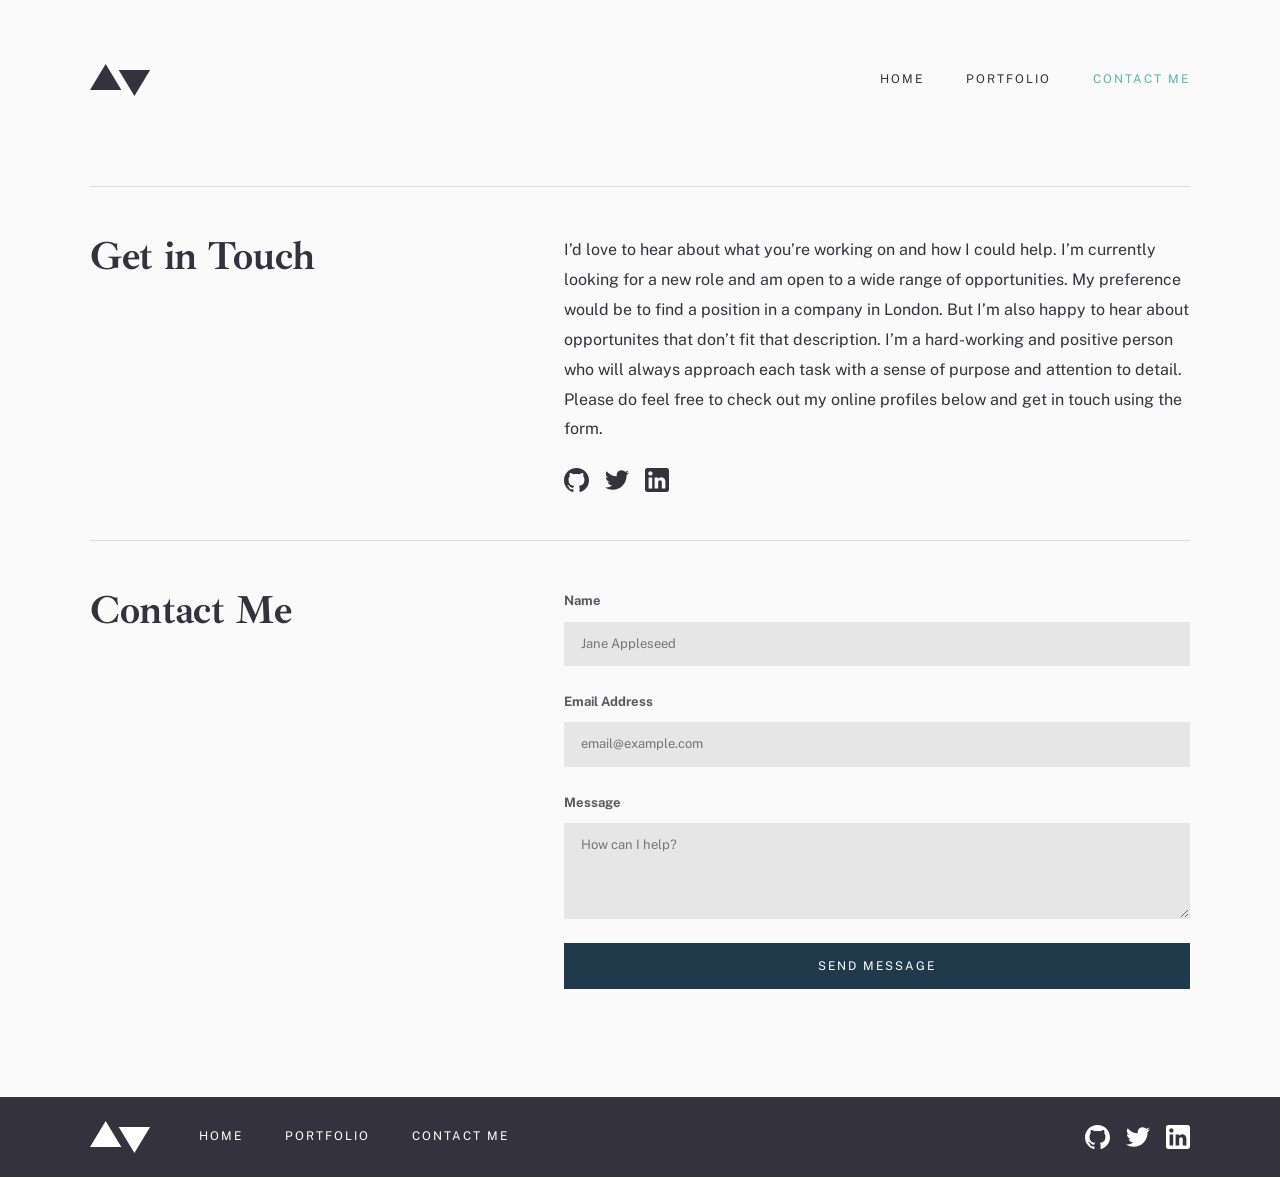
<file: contact.html>
<!DOCTYPE html>
<html lang="en">
<head>
  <meta charset="UTF-8">
  <meta http-equiv="X-UA-Compatible" content="IE=edge">
  <meta name="viewport" content="width=device-width, initial-scale=1.0">
  <title>Contact | Abdulmajid</title>

  <!-- Stylesheets -->
  <link rel="stylesheet" href="css/normalize.css">
  <link rel="stylesheet" href="css/styles.css">
</head>
<body>

  <!-- SITE-HEADER -->
  <header class="site-header">
    <div class="site-header__container container">
      <a class="site-header__logo logo" href="index.html">
        <img class="logo__img" src="img/logo-dark.svg" alt="Portfolio logo" width="61" height="32">
      </a>

      <!-- SITENAV -->
      <nav class="site-header__sitenav sitenav sitenav--site-header">
        <ul class="sitenav__list">
          <li class="sitenav__item"><a class="sitenav__link" href="index.html">Home</a></li>
          <li class="sitenav__item"><a class="sitenav__link" href="portfolio.html">Portfolio</a></li>
          <li class="sitenav__item sitenav__item--active"><a class="sitenav__link" href="contact.html">Contact me</a></li>
        </ul>
      </nav>

      <button class="site-header__toggler" type="button" aria-label="Menu"></button>
    </div>
  </header>


  <!-- MAIN-CONTENT -->
  <main class="main-content main-content--contact-page">
    <h1 class="visually-hidden">Contacts</h1>

    <div class="container">
      <!-- GET IN TOUCH -->
      <section class="two-column-section">
        <h2 class="two-column-section__heading">Get in Touch</h2>
        <div class="two-column-section__content">
          <p class="two-column-section__text">I’d love to hear about what you’re working on and how I could help. I’m currently looking for a new role and am open to a wide range of opportunities. My preference would be to find a position in a company in London. But I’m also happy to hear about opportunites that don’t fit that description. I’m a hard-working and positive person who will always approach each task with a sense of purpose and attention to detail. Please do feel free to check out my online profiles below and get in touch using the form.</p>

          <div class="socials socials--dark">
            <ul class="socials__list">
              <li class="socials__item">
                <a class="socials__link" href="#" target="_blank" aria-label="GitHub profile">
                  <svg class="socials__icon" xmlns="http://www.w3.org/2000/svg" width="25" height="24" fill="none"><path fill="currentColor" d="M12.5 0C5.594 0 0 5.51 0 12.305c0 5.437 3.581 10.048 8.547 11.674.625.116.854-.265.854-.592 0-.292-.01-1.066-.016-2.092-3.477.742-4.21-1.65-4.21-1.65-.569-1.42-1.39-1.8-1.39-1.8-1.133-.764.087-.748.087-.748 1.255.086 1.914 1.268 1.914 1.268 1.115 1.881 2.927 1.338 3.641 1.024.113-.797.434-1.338.792-1.646-2.776-.308-5.694-1.366-5.694-6.08 0-1.343.484-2.44 1.286-3.302-.14-.31-.562-1.562.11-3.256 0 0 1.047-.33 3.437 1.261 1-.273 2.063-.409 3.125-.415 1.063.006 2.125.142 3.125.415 2.375-1.591 3.422-1.261 3.422-1.261.672 1.694.25 2.945.125 3.256.797.861 1.281 1.959 1.281 3.302 0 4.727-2.921 5.767-5.703 6.07.438.369.844 1.123.844 2.276 0 1.647-.015 2.97-.015 3.37 0 .322.218.707.859.584 5-1.615 8.579-6.23 8.579-11.659C25 5.51 19.403 0 12.5 0Z"/></svg>
                </a>
              </li>
              <li class="socials__item">
                <a class="socials__link" href="#" target="_blank" aria-label="Twitter profile">
                  <svg class="socials__icon" xmlns="http://www.w3.org/2000/svg" width="24" height="20" fill="none"><path fill="currentColor" d="M24 2.557a9.83 9.83 0 0 1-2.828.775A4.932 4.932 0 0 0 23.337.608a9.864 9.864 0 0 1-3.127 1.195A4.916 4.916 0 0 0 16.616.248c-3.179 0-5.515 2.966-4.797 6.045A13.978 13.978 0 0 1 1.671 1.149a4.93 4.93 0 0 0 1.523 6.574 4.903 4.903 0 0 1-2.229-.616c-.054 2.281 1.581 4.415 3.949 4.89a4.935 4.935 0 0 1-2.224.084 4.928 4.928 0 0 0 4.6 3.419A9.9 9.9 0 0 1 0 17.54a13.94 13.94 0 0 0 7.548 2.212c9.142 0 14.307-7.721 13.995-14.646A10.025 10.025 0 0 0 24 2.557Z"/></svg>
                </a>
              </li>
              <li class="socials__item">
                <a class="socials__link" href="#" target="_blank" aria-label="LinkedIn profile">
                  <svg class="socials__icon" xmlns="http://www.w3.org/2000/svg" width="24" height="24" fill="none"><path fill="currentColor" fill-rule="evenodd" d="M2.4 0h19.2C22.92 0 24 1.08 24 2.4v19.2c0 1.32-1.08 2.4-2.4 2.4H2.4C1.08 24 0 22.92 0 21.6V2.4C0 1.08 1.08 0 2.4 0Zm1.2 20.4h3.6V9.6H3.6v10.8ZM5.4 7.56c-1.2 0-2.16-.96-2.16-2.16 0-1.2.96-2.16 2.16-2.16 1.2 0 2.16.96 2.16 2.16 0 1.2-.96 2.16-2.16 2.16ZM16.8 20.4h3.6v-6.84c0-2.28-1.92-4.2-4.2-4.2-1.08 0-2.4.72-3 1.68V9.6H9.6v10.8h3.6v-6.36c0-.96.84-1.8 1.8-1.8.96 0 1.8.84 1.8 1.8v6.36Z" clip-rule="evenodd"/></svg>
                </a>
              </li>
            </ul>
          </div>
        </div>
      </section>


      <!-- CONTACT-FORM -->
      <section class="two-column-section">
        <h2 class="two-column-section__heading">Contact Me</h2>
        <div class="two-column-section__content">
          <form class="form" action="https://echo.htmlacademy.ru" method="POST">
            <div class="form__group">
              <label class="form__label" for="name-input">Name</label>
              <input class="form__field" type="text" name="name" id="name-input" placeholder="Jane Appleseed" required>
            </div>
            <div class="form__group">
              <label class="form__label" for="email-input">Email Address</label>
              <input class="form__field" type="email" name="email" id="email-input" placeholder="email@example.com" required>
              <div class="form__error-message">Please enter valid email.</div>
            </div>
            <div class="form__group">
              <label class="form__label" for="message-field">Message</label>
              <textarea class="form__field form__field--textarea" name="message" id="message-field" placeholder="How can I help?" required></textarea>
            </div>
            <div class="form__group">
              <button class="solid-button" type="submit">Send message</button>
            </div>
          </form>
        </div>
      </section>
    </div>


  </main>




  <!-- SITE-FOOTER -->
  <footer class="site-footer">
    <div class="site-footer__container container">
      <a class="site-footer__logo logo" href="index.html">
        <img class="logo__img" src="img/logo-light.svg" alt="Portfolio logo" width="61" height="32">
      </a>

      <!-- SITENAV -->
      <div class="site-footer__sitenav sitenav">
        <ul class="sitenav__list sitenav__list--site-footer">
          <li class="sitenav__item"><a class="sitenav__link" href="index.html">Home</a></li>
          <li class="sitenav__item"><a class="sitenav__link" href="portfolio.html">Portfolio</a></li>
          <li class="sitenav__item"><a class="sitenav__link" href="contact.html">Contact me</a></li>
        </ul>
      </div>

      <!-- SOCIALS -->
      <div class="socials">
        <ul class="socials__list">
          <li class="socials__item">
            <a class="socials__link" href="#" target="_blank" aria-label="GitHub profile">
              <svg class="socials__icon" xmlns="http://www.w3.org/2000/svg" width="25" height="24" fill="none"><path fill="currentColor" d="M12.5 0C5.594 0 0 5.51 0 12.305c0 5.437 3.581 10.048 8.547 11.674.625.116.854-.265.854-.592 0-.292-.01-1.066-.016-2.092-3.477.742-4.21-1.65-4.21-1.65-.569-1.42-1.39-1.8-1.39-1.8-1.133-.764.087-.748.087-.748 1.255.086 1.914 1.268 1.914 1.268 1.115 1.881 2.927 1.338 3.641 1.024.113-.797.434-1.338.792-1.646-2.776-.308-5.694-1.366-5.694-6.08 0-1.343.484-2.44 1.286-3.302-.14-.31-.562-1.562.11-3.256 0 0 1.047-.33 3.437 1.261 1-.273 2.063-.409 3.125-.415 1.063.006 2.125.142 3.125.415 2.375-1.591 3.422-1.261 3.422-1.261.672 1.694.25 2.945.125 3.256.797.861 1.281 1.959 1.281 3.302 0 4.727-2.921 5.767-5.703 6.07.438.369.844 1.123.844 2.276 0 1.647-.015 2.97-.015 3.37 0 .322.218.707.859.584 5-1.615 8.579-6.23 8.579-11.659C25 5.51 19.403 0 12.5 0Z"/></svg>
            </a>
          </li>
          <li class="socials__item">
            <a class="socials__link" href="#" target="_blank" aria-label="Twitter profile">
              <svg class="socials__icon" xmlns="http://www.w3.org/2000/svg" width="24" height="20" fill="none"><path fill="currentColor" d="M24 2.557a9.83 9.83 0 0 1-2.828.775A4.932 4.932 0 0 0 23.337.608a9.864 9.864 0 0 1-3.127 1.195A4.916 4.916 0 0 0 16.616.248c-3.179 0-5.515 2.966-4.797 6.045A13.978 13.978 0 0 1 1.671 1.149a4.93 4.93 0 0 0 1.523 6.574 4.903 4.903 0 0 1-2.229-.616c-.054 2.281 1.581 4.415 3.949 4.89a4.935 4.935 0 0 1-2.224.084 4.928 4.928 0 0 0 4.6 3.419A9.9 9.9 0 0 1 0 17.54a13.94 13.94 0 0 0 7.548 2.212c9.142 0 14.307-7.721 13.995-14.646A10.025 10.025 0 0 0 24 2.557Z"/></svg>
            </a>
          </li>
          <li class="socials__item">
            <a class="socials__link" href="#" target="_blank" aria-label="LinkedIn profile">
              <svg class="socials__icon" xmlns="http://www.w3.org/2000/svg" width="24" height="24" fill="none"><path fill="currentColor" fill-rule="evenodd" d="M2.4 0h19.2C22.92 0 24 1.08 24 2.4v19.2c0 1.32-1.08 2.4-2.4 2.4H2.4C1.08 24 0 22.92 0 21.6V2.4C0 1.08 1.08 0 2.4 0Zm1.2 20.4h3.6V9.6H3.6v10.8ZM5.4 7.56c-1.2 0-2.16-.96-2.16-2.16 0-1.2.96-2.16 2.16-2.16 1.2 0 2.16.96 2.16 2.16 0 1.2-.96 2.16-2.16 2.16ZM16.8 20.4h3.6v-6.84c0-2.28-1.92-4.2-4.2-4.2-1.08 0-2.4.72-3 1.68V9.6H9.6v10.8h3.6v-6.36c0-.96.84-1.8 1.8-1.8.96 0 1.8.84 1.8 1.8v6.36Z" clip-rule="evenodd"/></svg>
            </a>
          </li>
        </ul>
      </div>
    </div>
  </footer>


  <script src="js/main.js"></script>
</body>
</html>
</file>
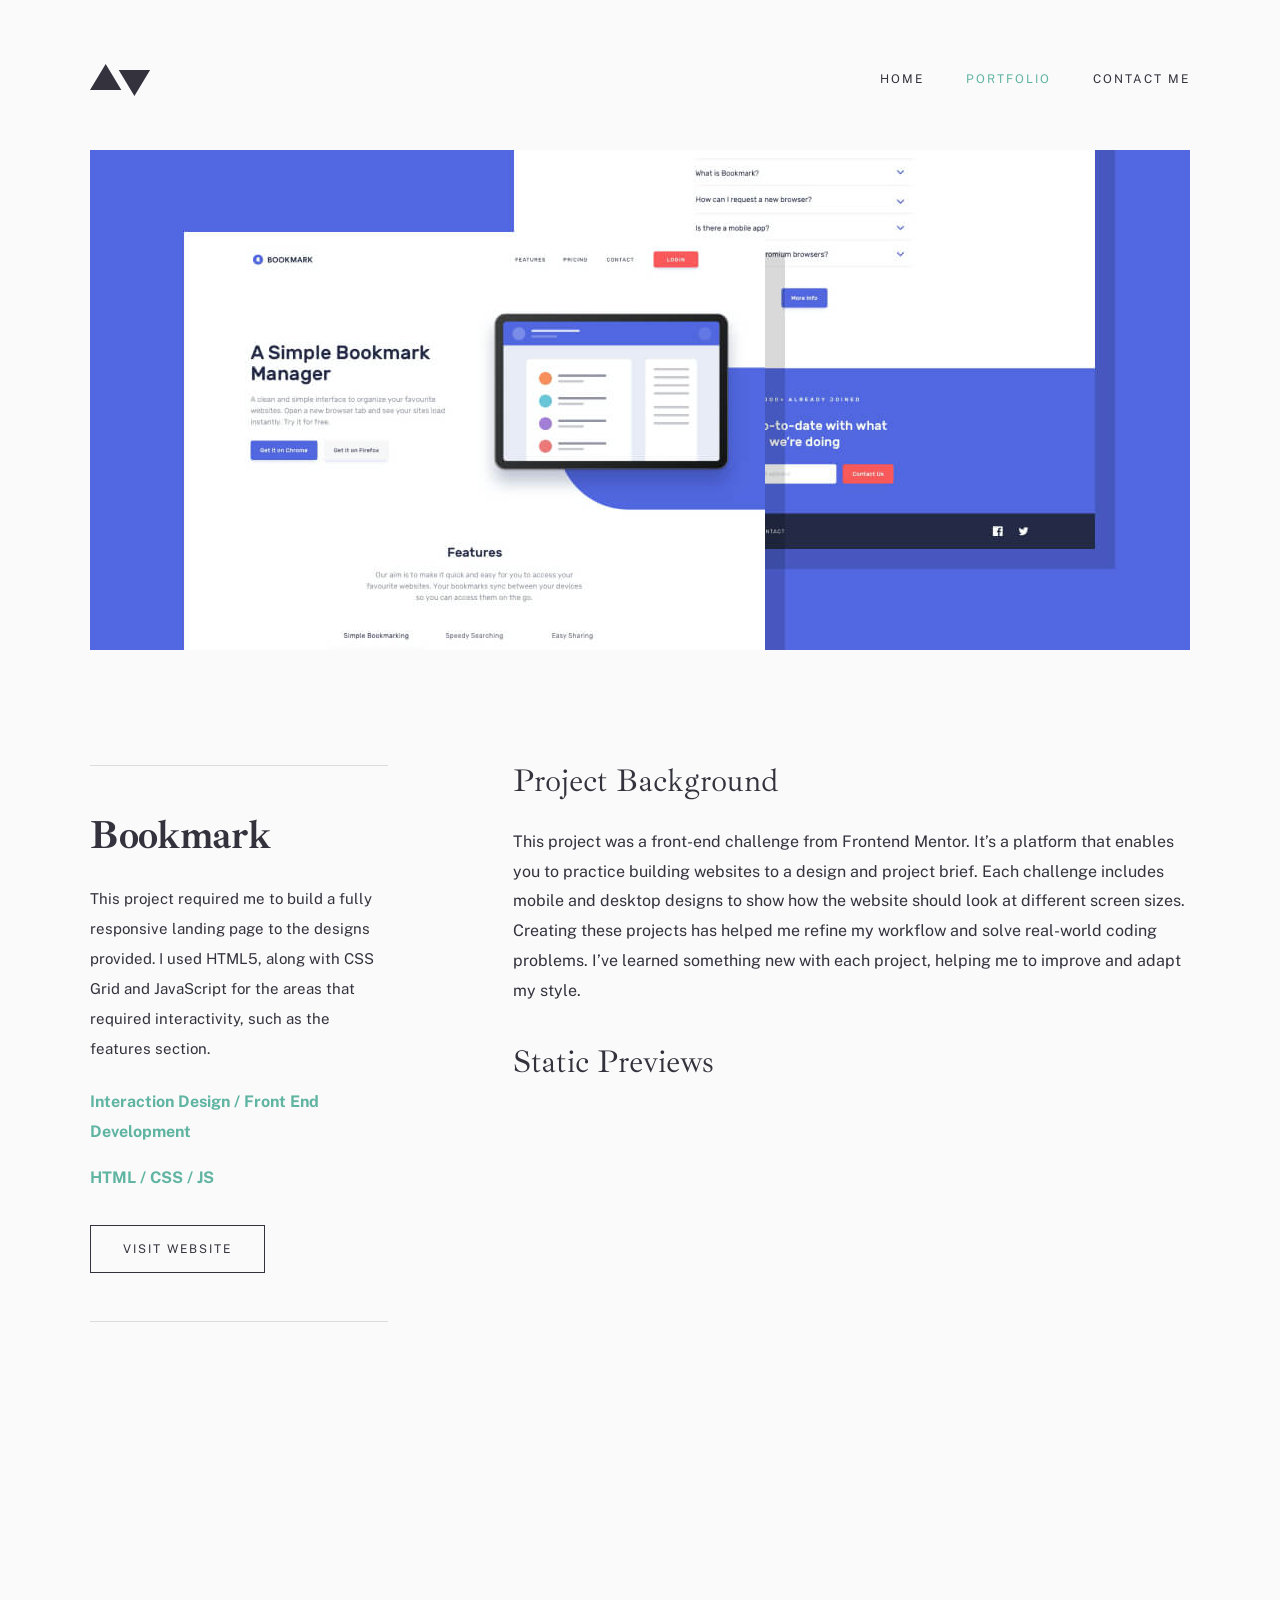
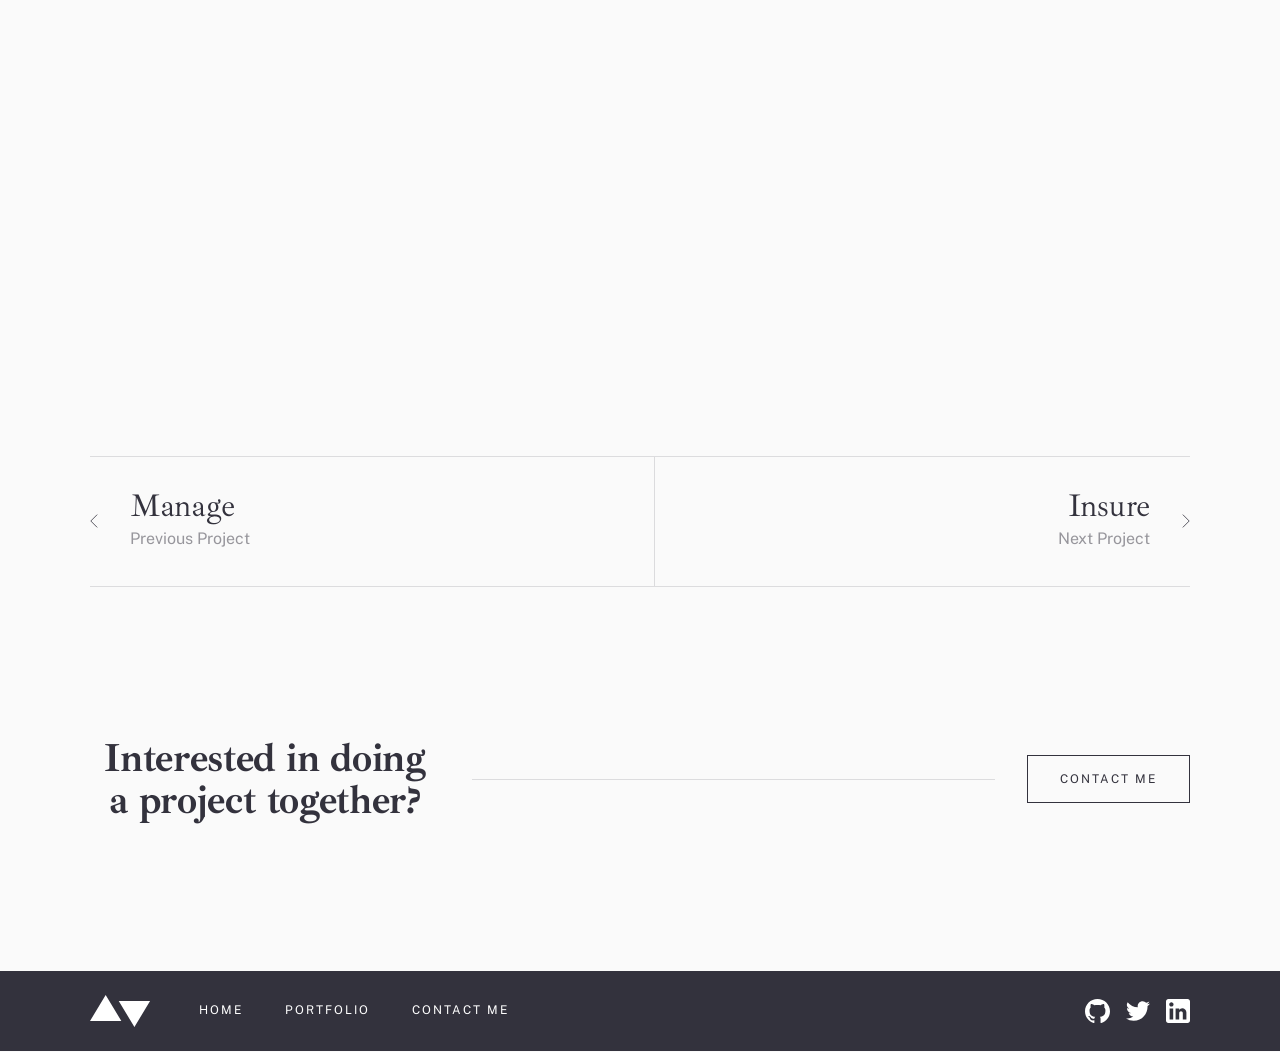
<file: portfolio-detail-bookmark.html>
<!DOCTYPE html>
<html lang="en">
<head>
  <meta charset="UTF-8">
  <meta http-equiv="X-UA-Compatible" content="IE=edge">
  <meta name="viewport" content="width=device-width, initial-scale=1.0">
  <title>Project Bookmark details</title>

  <!-- Stylesheets -->
  <link rel="stylesheet" href="css/normalize.css">
  <link rel="stylesheet" href="css/styles.css">
</head>
<body>

  <!-- SITE-HEADER -->
  <header class="site-header">
    <div class="site-header__container container">
      <a class="site-header__logo logo" href="index.html">
        <img class="logo__img" src="img/logo-dark.svg" alt="Portfolio logo" width="61" height="32">
      </a>

      <!-- SITENAV -->
      <nav class="site-header__sitenav sitenav sitenav--site-header">
        <ul class="sitenav__list">
          <li class="sitenav__item"><a class="sitenav__link" href="index.html">Home</a></li>
          <li class="sitenav__item sitenav__item--active"><a class="sitenav__link" href="portfolio.html">Portfolio</a></li>
          <li class="sitenav__item"><a class="sitenav__link" href="contact.html">Contact me</a></li>
        </ul>
      </nav>

      <button class="site-header__toggler" type="button" aria-label="Menu"></button>
    </div>
  </header>


  <!-- MAIN-CONTENT -->
  <main class="main-content">

    <!-- PROJECT-HERO -->
    <div class="project-hero">
      <div class="container">
        <picture class="project-hero__picture">
          <source srcset="img/hero-img-bookmark-desktop.jpg 1x, img/hero-img-bookmark-desktop@2x.jpg 2x" media="(min-width:900px)">
          <source srcset="img/hero-img-bookmark-tablet.jpg 1x, img/hero-img-bookmark-tablet@2x.jpg 2x" media="(min-width:550px)">
          <img class="project-hero__img" src="img/hero-img-bookmark.jpg" alt="" width="311" height="140" srcset="img/hero-img-bookmark.jpg 1x, img/hero-img-bookmark@2x.jpg 2x" aria-hidden="true">
        </picture>
      </div>
    </div>


    <div class="project-meta-details">
      <div class="project-meta-details__container container">
        <!-- PROJECT-META -->
        <div class="project-meta-details__meta project-meta">
          <div class="project-meta__inner">
            <h1 class="project-meta__heading">Bookmark</h1>
            <p class="project-meta__description">This project required me to build a fully responsive landing page to the designs provided. I used HTML5, along with CSS Grid and JavaScript for the areas that required interactivity, such as the features section.</p>
            <div class="project-meta__tags">
              <div class="project-meta__tag-item">Interaction Design / Front End Development</div>
              <div class="project-meta__tag-item">HTML / CSS / JS</div>
            </div>
            <a class="project-meta__button button" href="https://github.com/Ermatov-Abdulmajid/Book-mark">Visit website</a>
          </div>
        </div>

        <!-- PROJECT-DETAILS -->
        <div class="project-meta-details__details project-details">
          <section class="project-details__section">
            <h2 class="project-details__heading">Project Background</h2>
            <div class="project-details__text-wrapper">
              <p class="project-details__text">This project was a front-end  challenge from Frontend Mentor. It’s a platform that enables you to practice building websites to a design and project brief. Each challenge includes mobile and desktop designs to show how the website should look at different screen sizes. Creating these projects has helped me refine my workflow and solve real-world coding problems. I’ve learned something new with each project, helping me to improve and adapt my style.</p>
            </div>
          </section>

          <section class="project-details__section">
            <h2 class="project-details__heading project-details__heading--static-previews">Static Previews</h2>
            <ul class="project-details__static-previews static-previews" role="list">
              <li class="static-previews__item" role="listitem">
                <picture class="static-previews__picture">
                  <source srcset="img/static-preview-1-bookmark-tablet.jpg 1x, img/static-preview-1-bookmark-tablet@2x.jpg 2x" media="(min-width:600px)">
                  <img class="static-previews__img" src="img/static-preview-1-bookmark.jpg" alt="Preview image of Bookmark project" width="313" height="197" srcset="img/static-preview-1-bookmark.jpg 1x, img/static-preview-1-bookmark@2x.jpg 2x">
                </picture>
              </li>

              <li class="static-previews__item" role="listitem">
                <picture class="static-previews__picture">
                  <source srcset="img/static-preview-2-bookmark-tablet.jpg 1x, img/static-preview-2-bookmark-tablet@2x.jpg 2x" media="(min-width:600px)">
                  <img class="static-previews__img" src="img/static-preview-2-bookmark.jpg" alt="Preview image of Bookmark project" width="313" height="197" srcset="img/static-preview-2-bookmark.jpg 1x, img/static-preview-2-bookmark@2x.jpg 2x">
                </picture>
              </li>
            </ul>
          </section>
        </div>
      </div>
    </div>


    <!-- PAGE-CONTROLS -->
    <section class="page-controls">
      <div class="container">
        <h2 class="visually-hidden">Other projects</h2>
        <div class="page-controls__inner">
          <a class="page-controls__link page-controls__link--prev" href="portfolio-detail-manage.html">
            <svg class="page-controls__icon" xmlns="http://www.w3.org/2000/svg" viewBox="0 0 10 18" width="10" height="18" fill="none"><path stroke="currentColor" d="M9 1 1 9l8 8"/></svg>
            <span class="page-controls__text">Previous project</span>
            <span class="page-controls__title">Manage</span>
          </a>
          <a class="page-controls__link page-controls__link--next" href="portfolio-detail-insure.html">
            <svg class="page-controls__icon" xmlns="http://www.w3.org/2000/svg" viewBox="0 0 10 18" width="10" height="18" fill="none"><path stroke="currentColor" d="m1 1 8 8-8 8"/></svg>
            <span class="page-controls__text">Next project</span>
            <span class="page-controls__title">Insure</span>
          </a>
        </div>
      </div>
    </section>


    <!-- CONTACT-CTA -->
    <section class="contact-cta contact-cta--portfolio-index">
      <div class="contact-cta__container container">
        <h2 class="contact-cta__heading">Interested in doing a project together?</h2>
        <a class="button" href="contact.html">Contact me</a>
      </div>
    </section>

  </main>




  <!-- SITE-FOOTER -->
  <footer class="site-footer">
    <div class="site-footer__container container">
      <a class="site-footer__logo logo" href="index.html">
        <img class="logo__img" src="img/logo-light.svg" alt="Portfolio logo" width="61" height="32">
      </a>

      <!-- SITENAV -->
      <div class="site-footer__sitenav sitenav">
        <ul class="sitenav__list sitenav__list--site-footer">
          <li class="sitenav__item"><a class="sitenav__link" href="index.html">Home</a></li>
          <li class="sitenav__item"><a class="sitenav__link" href="portfolio.html">Portfolio</a></li>
          <li class="sitenav__item"><a class="sitenav__link" href="contact.html">Contact me</a></li>
        </ul>
      </div>

      <!-- SOCIALS -->
      <div class="socials">
        <ul class="socials__list">
          <li class="socials__item">
            <a class="socials__link" href="#" target="_blank" aria-label="GitHub profile">
              <svg class="socials__icon" xmlns="http://www.w3.org/2000/svg" width="25" height="24" fill="none"><path fill="currentColor" d="M12.5 0C5.594 0 0 5.51 0 12.305c0 5.437 3.581 10.048 8.547 11.674.625.116.854-.265.854-.592 0-.292-.01-1.066-.016-2.092-3.477.742-4.21-1.65-4.21-1.65-.569-1.42-1.39-1.8-1.39-1.8-1.133-.764.087-.748.087-.748 1.255.086 1.914 1.268 1.914 1.268 1.115 1.881 2.927 1.338 3.641 1.024.113-.797.434-1.338.792-1.646-2.776-.308-5.694-1.366-5.694-6.08 0-1.343.484-2.44 1.286-3.302-.14-.31-.562-1.562.11-3.256 0 0 1.047-.33 3.437 1.261 1-.273 2.063-.409 3.125-.415 1.063.006 2.125.142 3.125.415 2.375-1.591 3.422-1.261 3.422-1.261.672 1.694.25 2.945.125 3.256.797.861 1.281 1.959 1.281 3.302 0 4.727-2.921 5.767-5.703 6.07.438.369.844 1.123.844 2.276 0 1.647-.015 2.97-.015 3.37 0 .322.218.707.859.584 5-1.615 8.579-6.23 8.579-11.659C25 5.51 19.403 0 12.5 0Z"/></svg>
            </a>
          </li>
          <li class="socials__item">
            <a class="socials__link" href="#" target="_blank" aria-label="Twitter profile">
              <svg class="socials__icon" xmlns="http://www.w3.org/2000/svg" width="24" height="20" fill="none"><path fill="currentColor" d="M24 2.557a9.83 9.83 0 0 1-2.828.775A4.932 4.932 0 0 0 23.337.608a9.864 9.864 0 0 1-3.127 1.195A4.916 4.916 0 0 0 16.616.248c-3.179 0-5.515 2.966-4.797 6.045A13.978 13.978 0 0 1 1.671 1.149a4.93 4.93 0 0 0 1.523 6.574 4.903 4.903 0 0 1-2.229-.616c-.054 2.281 1.581 4.415 3.949 4.89a4.935 4.935 0 0 1-2.224.084 4.928 4.928 0 0 0 4.6 3.419A9.9 9.9 0 0 1 0 17.54a13.94 13.94 0 0 0 7.548 2.212c9.142 0 14.307-7.721 13.995-14.646A10.025 10.025 0 0 0 24 2.557Z"/></svg>
            </a>
          </li>
          <li class="socials__item">
            <a class="socials__link" href="#" target="_blank" aria-label="LinkedIn profile">
              <svg class="socials__icon" xmlns="http://www.w3.org/2000/svg" width="24" height="24" fill="none"><path fill="currentColor" fill-rule="evenodd" d="M2.4 0h19.2C22.92 0 24 1.08 24 2.4v19.2c0 1.32-1.08 2.4-2.4 2.4H2.4C1.08 24 0 22.92 0 21.6V2.4C0 1.08 1.08 0 2.4 0Zm1.2 20.4h3.6V9.6H3.6v10.8ZM5.4 7.56c-1.2 0-2.16-.96-2.16-2.16 0-1.2.96-2.16 2.16-2.16 1.2 0 2.16.96 2.16 2.16 0 1.2-.96 2.16-2.16 2.16ZM16.8 20.4h3.6v-6.84c0-2.28-1.92-4.2-4.2-4.2-1.08 0-2.4.72-3 1.68V9.6H9.6v10.8h3.6v-6.36c0-.96.84-1.8 1.8-1.8.96 0 1.8.84 1.8 1.8v6.36Z" clip-rule="evenodd"/></svg>
            </a>
          </li>
        </ul>
      </div>
    </div>
  </footer>


  <script src="js/main.js"></script>
</body>
</html>
</file>
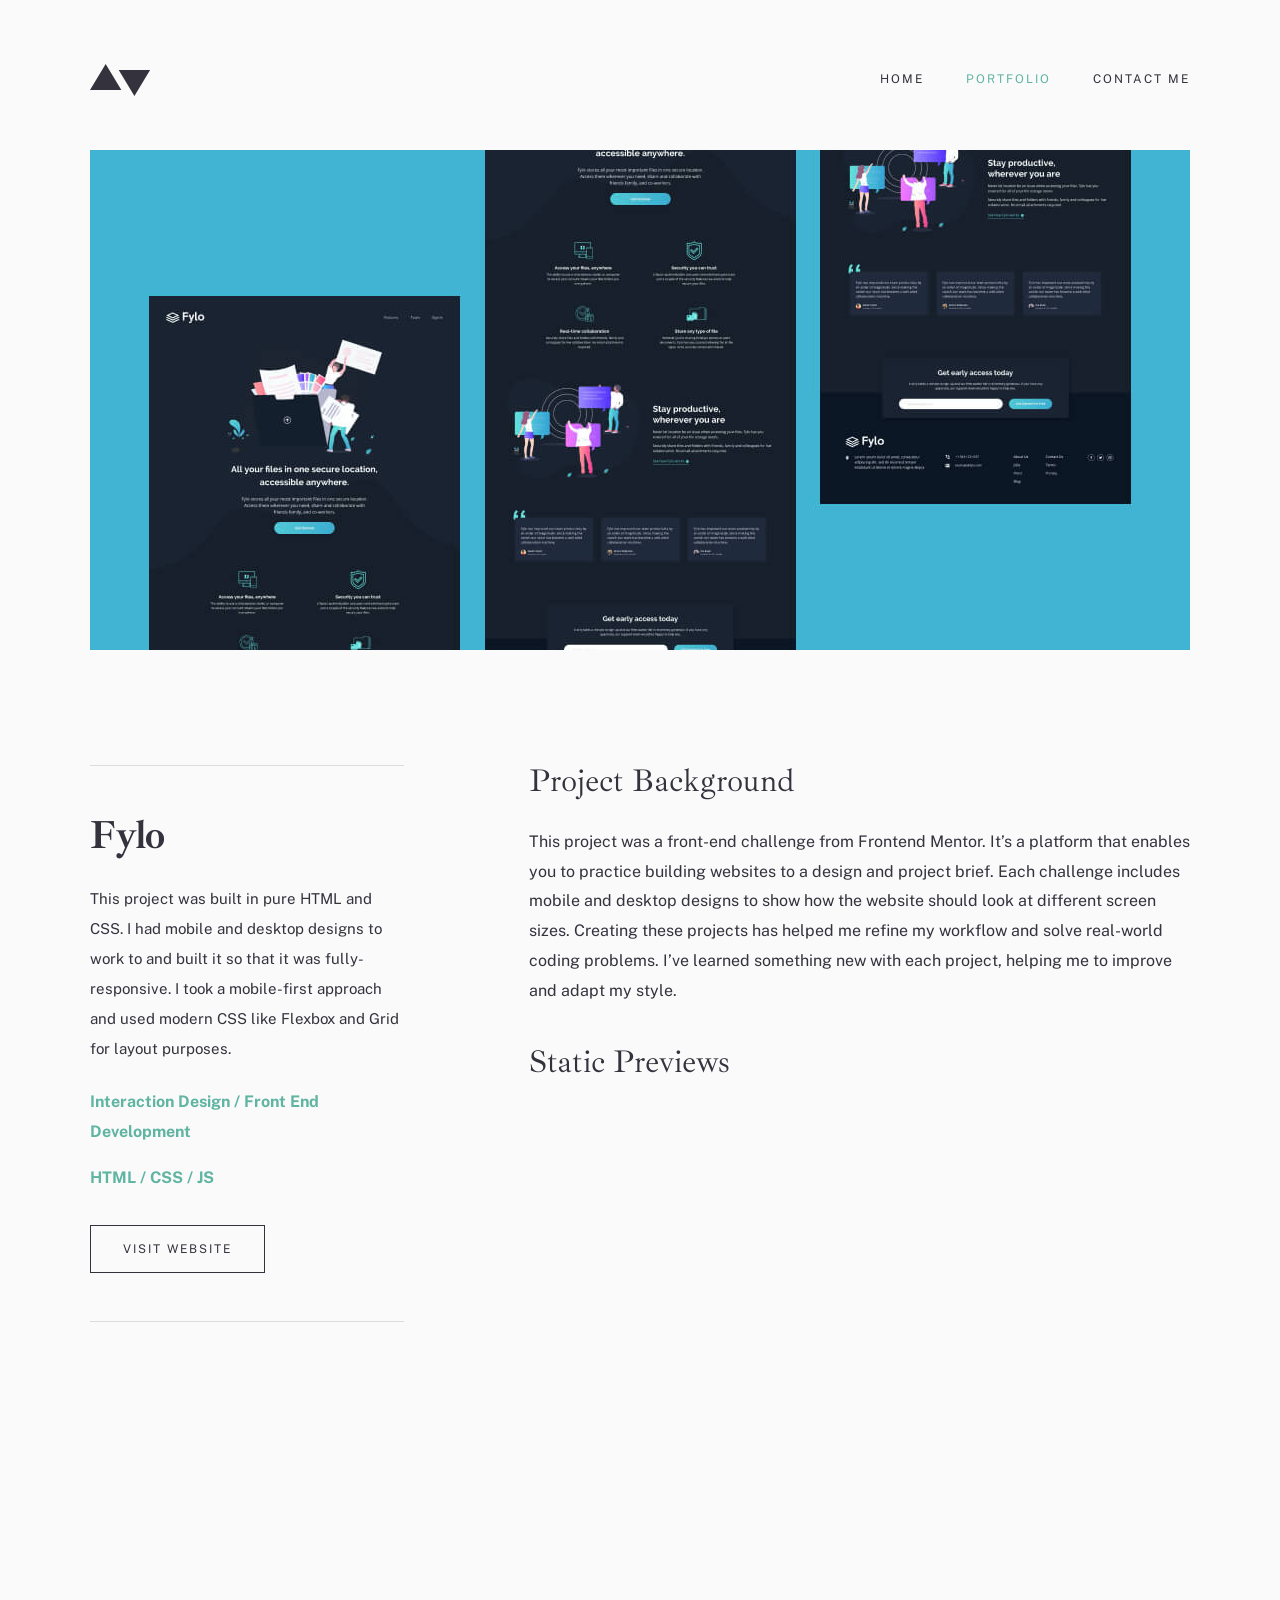
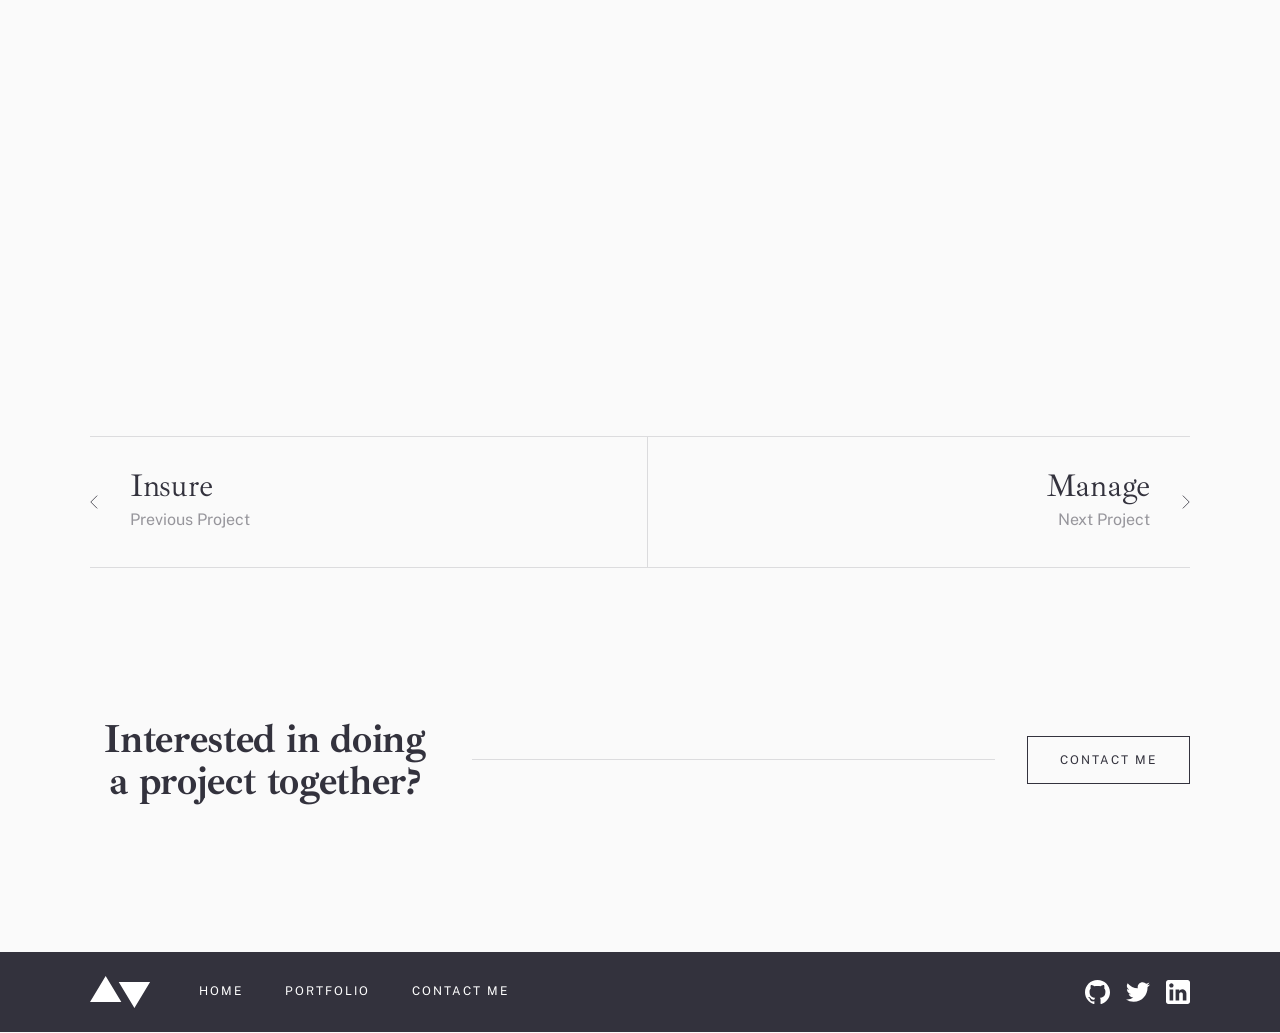
<file: portfolio-detail-fylo.html>
<!DOCTYPE html>
<html lang="en">
  <head>
    <meta charset="UTF-8" />
    <meta http-equiv="X-UA-Compatible" content="IE=edge" />
    <meta name="viewport" content="width=device-width, initial-scale=1.0" />
    <title>Project Fylo details</title>

    <!-- Stylesheets -->
    <link rel="stylesheet" href="css/normalize.css" />
    <link rel="stylesheet" href="css/styles.css" />
  </head>
  <body>
    <!-- SITE-HEADER -->
    <header class="site-header">
      <div class="site-header__container container">
        <a class="site-header__logo logo" href="index.html">
          <img
            class="logo__img"
            src="img/logo-dark.svg"
            alt="Portfolio logo"
            width="61"
            height="32" />
        </a>

        <!-- SITENAV -->
        <nav class="site-header__sitenav sitenav sitenav--site-header">
          <ul class="sitenav__list">
            <li class="sitenav__item">
              <a class="sitenav__link" href="index.html">Home</a>
            </li>
            <li class="sitenav__item sitenav__item--active">
              <a class="sitenav__link" href="portfolio.html">Portfolio</a>
            </li>
            <li class="sitenav__item">
              <a class="sitenav__link" href="contact.html">Contact me</a>
            </li>
          </ul>
        </nav>

        <button
          class="site-header__toggler"
          type="button"
          aria-label="Menu"></button>
      </div>
    </header>

    <!-- MAIN-CONTENT -->
    <main class="main-content">
      <!-- PROJECT-HERO -->
      <div class="project-hero">
        <div class="container">
          <picture class="project-hero__picture">
            <source
              srcset="
                img/hero-img-fylo-desktop.jpg    1x,
                img/hero-img-fylo-desktop@2x.jpg 2x
              "
              media="(min-width:900px)" />
            <source
              srcset="
                img/hero-img-fylo-tablet.jpg    1x,
                img/hero-img-fylo-tablet@2x.jpg 2x
              "
              media="(min-width:550px)" />
            <img
              class="project-hero__img"
              src="img/hero-img-fylo.jpg"
              alt=""
              width="311"
              height="140"
              srcset="img/hero-img-fylo.jpg 1x, img/hero-img-fylo@2x.jpg 2x"
              aria-hidden="true" />
          </picture>
        </div>
      </div>

      <div class="project-meta-details">
        <div class="project-meta-details__container container">
          <!-- PROJECT-META -->
          <div class="project-meta-details__meta project-meta">
            <div class="project-meta__inner">
              <h1 class="project-meta__heading">Fylo</h1>
              <p class="project-meta__description">
                This project was built in pure HTML and CSS. I had mobile and
                desktop designs to work to and built it so that it was
                fully-responsive. I took a mobile-first approach and used modern
                CSS like Flexbox and Grid for layout purposes.
              </p>
              <div class="project-meta__tags">
                <div class="project-meta__tag-item">
                  Interaction Design / Front End Development
                </div>
                <div class="project-meta__tag-item">HTML / CSS / JS</div>
              </div>
              <a
                class="project-meta__button button"
                href="https://github.com/Ermatov-Abdulmajid/fylo"
                >Visit website</a
              >
            </div>
          </div>

          <!-- PROJECT-DETAILS -->
          <div class="project-meta-details__details project-details">
            <section class="project-details__section">
              <h2 class="project-details__heading">Project Background</h2>
              <div class="project-details__text-wrapper">
                <p class="project-details__text">
                  This project was a front-end challenge from Frontend Mentor.
                  It’s a platform that enables you to practice building websites
                  to a design and project brief. Each challenge includes mobile
                  and desktop designs to show how the website should look at
                  different screen sizes. Creating these projects has helped me
                  refine my workflow and solve real-world coding problems. I’ve
                  learned something new with each project, helping me to improve
                  and adapt my style.
                </p>
              </div>
            </section>

            <section class="project-details__section">
              <h2
                class="project-details__heading project-details__heading--static-previews">
                Static Previews
              </h2>
              <ul
                class="project-details__static-previews static-previews"
                role="list">
                <li class="static-previews__item" role="listitem">
                  <picture class="static-previews__picture">
                    <source
                      srcset="
                        img/static-preview-1-fylo-tablet.jpg    1x,
                        img/static-preview-1-fylo-tablet@2x.jpg 2x
                      "
                      media="(min-width:600px)" />
                    <img
                      class="static-previews__img"
                      src="img/static-preview-1-fylo.jpg"
                      alt="Preview image of fylo project"
                      width="313"
                      height="197"
                      srcset="
                        img/static-preview-1-fylo.jpg    1x,
                        img/static-preview-1-fylo@2x.jpg 2x
                      " />
                  </picture>
                </li>

                <li class="static-previews__item" role="listitem">
                  <picture class="static-previews__picture">
                    <source
                      srcset="
                        img/static-preview-2-fylo-tablet.jpg    1x,
                        img/static-preview-2-fylo-tablet@2x.jpg 2x
                      "
                      media="(min-width:600px)" />
                    <img
                      class="static-previews__img"
                      src="img/static-preview-2-fylo.jpg"
                      alt="Preview image of fylo project"
                      width="313"
                      height="197"
                      srcset="
                        img/static-preview-2-fylo.jpg    1x,
                        img/static-preview-2-fylo@2x.jpg 2x
                      " />
                  </picture>
                </li>
              </ul>
            </section>
          </div>
        </div>
      </div>

      <!-- PAGE-CONTROLS -->
      <section class="page-controls">
        <div class="container">
          <h2 class="visually-hidden">Other projects</h2>
          <div class="page-controls__inner">
            <a
              class="page-controls__link page-controls__link--prev"
              href="portfolio-detail-insure.html">
              <svg
                class="page-controls__icon"
                xmlns="http://www.w3.org/2000/svg"
                viewBox="0 0 10 18"
                width="10"
                height="18"
                fill="none">
                <path stroke="currentColor" d="M9 1 1 9l8 8" />
              </svg>
              <span class="page-controls__text">Previous project</span>
              <span class="page-controls__title">Insure</span>
            </a>
            <a
              class="page-controls__link page-controls__link--next"
              href="portfolio-detail-manage.html">
              <svg
                class="page-controls__icon"
                xmlns="http://www.w3.org/2000/svg"
                viewBox="0 0 10 18"
                width="10"
                height="18"
                fill="none">
                <path stroke="currentColor" d="m1 1 8 8-8 8" />
              </svg>
              <span class="page-controls__text">Next project</span>
              <span class="page-controls__title">Manage</span>
            </a>
          </div>
        </div>
      </section>

      <!-- CONTACT-CTA -->
      <section class="contact-cta contact-cta--portfolio-index">
        <div class="contact-cta__container container">
          <h2 class="contact-cta__heading">
            Interested in doing a project together?
          </h2>
          <a class="button" href="contact.html">Contact me</a>
        </div>
      </section>
    </main>

    <!-- SITE-FOOTER -->
    <footer class="site-footer">
      <div class="site-footer__container container">
        <a class="site-footer__logo logo" href="index.html">
          <img
            class="logo__img"
            src="img/logo-light.svg"
            alt="Portfolio logo"
            width="61"
            height="32" />
        </a>

        <!-- SITENAV -->
        <div class="site-footer__sitenav sitenav">
          <ul class="sitenav__list sitenav__list--site-footer">
            <li class="sitenav__item">
              <a class="sitenav__link" href="index.html">Home</a>
            </li>
            <li class="sitenav__item">
              <a class="sitenav__link" href="portfolio.html">Portfolio</a>
            </li>
            <li class="sitenav__item">
              <a class="sitenav__link" href="contact.html">Contact me</a>
            </li>
          </ul>
        </div>

        <!-- SOCIALS -->
        <div class="socials">
          <ul class="socials__list">
            <li class="socials__item">
              <a
                class="socials__link"
                href="#"
                target="_blank"
                aria-label="GitHub profile">
                <svg
                  class="socials__icon"
                  xmlns="http://www.w3.org/2000/svg"
                  width="25"
                  height="24"
                  fill="none">
                  <path
                    fill="currentColor"
                    d="M12.5 0C5.594 0 0 5.51 0 12.305c0 5.437 3.581 10.048 8.547 11.674.625.116.854-.265.854-.592 0-.292-.01-1.066-.016-2.092-3.477.742-4.21-1.65-4.21-1.65-.569-1.42-1.39-1.8-1.39-1.8-1.133-.764.087-.748.087-.748 1.255.086 1.914 1.268 1.914 1.268 1.115 1.881 2.927 1.338 3.641 1.024.113-.797.434-1.338.792-1.646-2.776-.308-5.694-1.366-5.694-6.08 0-1.343.484-2.44 1.286-3.302-.14-.31-.562-1.562.11-3.256 0 0 1.047-.33 3.437 1.261 1-.273 2.063-.409 3.125-.415 1.063.006 2.125.142 3.125.415 2.375-1.591 3.422-1.261 3.422-1.261.672 1.694.25 2.945.125 3.256.797.861 1.281 1.959 1.281 3.302 0 4.727-2.921 5.767-5.703 6.07.438.369.844 1.123.844 2.276 0 1.647-.015 2.97-.015 3.37 0 .322.218.707.859.584 5-1.615 8.579-6.23 8.579-11.659C25 5.51 19.403 0 12.5 0Z" />
                </svg>
              </a>
            </li>
            <li class="socials__item">
              <a
                class="socials__link"
                href="#"
                target="_blank"
                aria-label="Twitter profile">
                <svg
                  class="socials__icon"
                  xmlns="http://www.w3.org/2000/svg"
                  width="24"
                  height="20"
                  fill="none">
                  <path
                    fill="currentColor"
                    d="M24 2.557a9.83 9.83 0 0 1-2.828.775A4.932 4.932 0 0 0 23.337.608a9.864 9.864 0 0 1-3.127 1.195A4.916 4.916 0 0 0 16.616.248c-3.179 0-5.515 2.966-4.797 6.045A13.978 13.978 0 0 1 1.671 1.149a4.93 4.93 0 0 0 1.523 6.574 4.903 4.903 0 0 1-2.229-.616c-.054 2.281 1.581 4.415 3.949 4.89a4.935 4.935 0 0 1-2.224.084 4.928 4.928 0 0 0 4.6 3.419A9.9 9.9 0 0 1 0 17.54a13.94 13.94 0 0 0 7.548 2.212c9.142 0 14.307-7.721 13.995-14.646A10.025 10.025 0 0 0 24 2.557Z" />
                </svg>
              </a>
            </li>
            <li class="socials__item">
              <a
                class="socials__link"
                href="#"
                target="_blank"
                aria-label="LinkedIn profile">
                <svg
                  class="socials__icon"
                  xmlns="http://www.w3.org/2000/svg"
                  width="24"
                  height="24"
                  fill="none">
                  <path
                    fill="currentColor"
                    fill-rule="evenodd"
                    d="M2.4 0h19.2C22.92 0 24 1.08 24 2.4v19.2c0 1.32-1.08 2.4-2.4 2.4H2.4C1.08 24 0 22.92 0 21.6V2.4C0 1.08 1.08 0 2.4 0Zm1.2 20.4h3.6V9.6H3.6v10.8ZM5.4 7.56c-1.2 0-2.16-.96-2.16-2.16 0-1.2.96-2.16 2.16-2.16 1.2 0 2.16.96 2.16 2.16 0 1.2-.96 2.16-2.16 2.16ZM16.8 20.4h3.6v-6.84c0-2.28-1.92-4.2-4.2-4.2-1.08 0-2.4.72-3 1.68V9.6H9.6v10.8h3.6v-6.36c0-.96.84-1.8 1.8-1.8.96 0 1.8.84 1.8 1.8v6.36Z"
                    clip-rule="evenodd" />
                </svg>
              </a>
            </li>
          </ul>
        </div>
      </div>
    </footer>

    <script src="js/main.js"></script>
  </body>
</html>
</file>
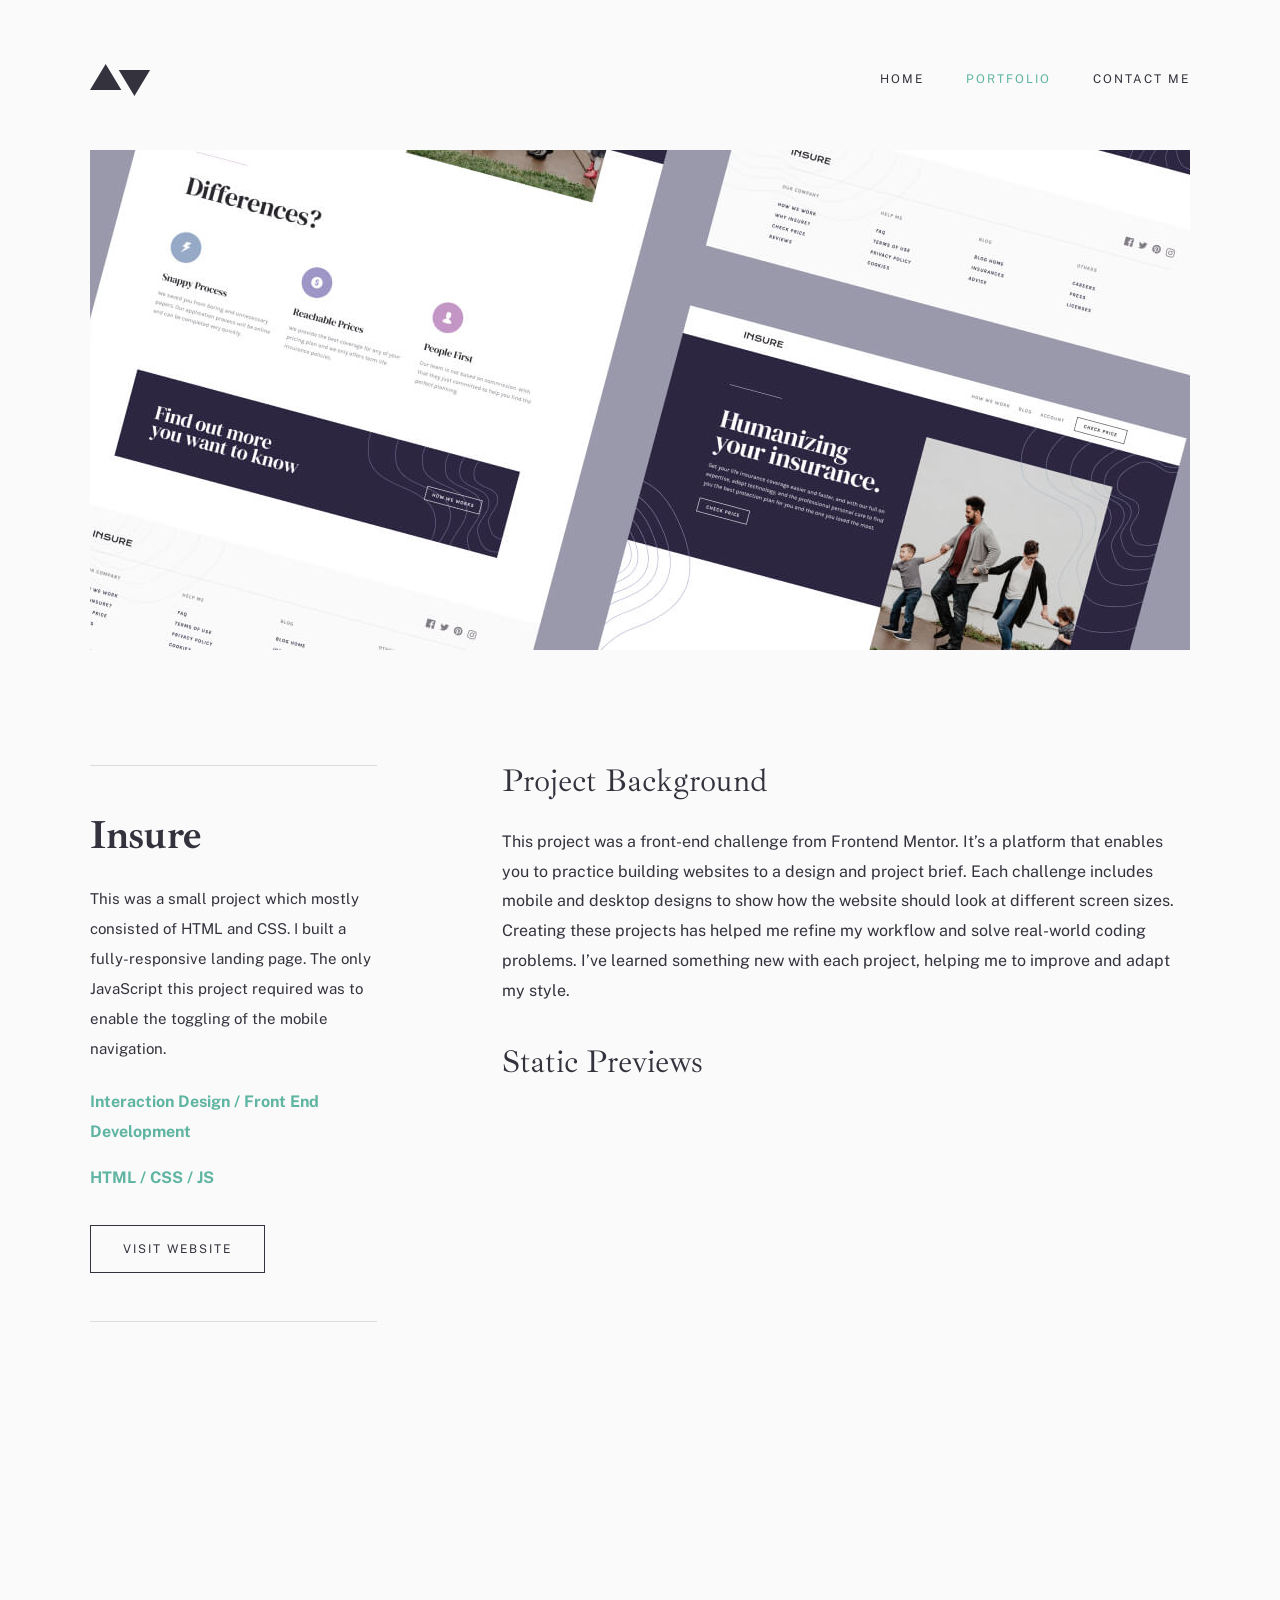
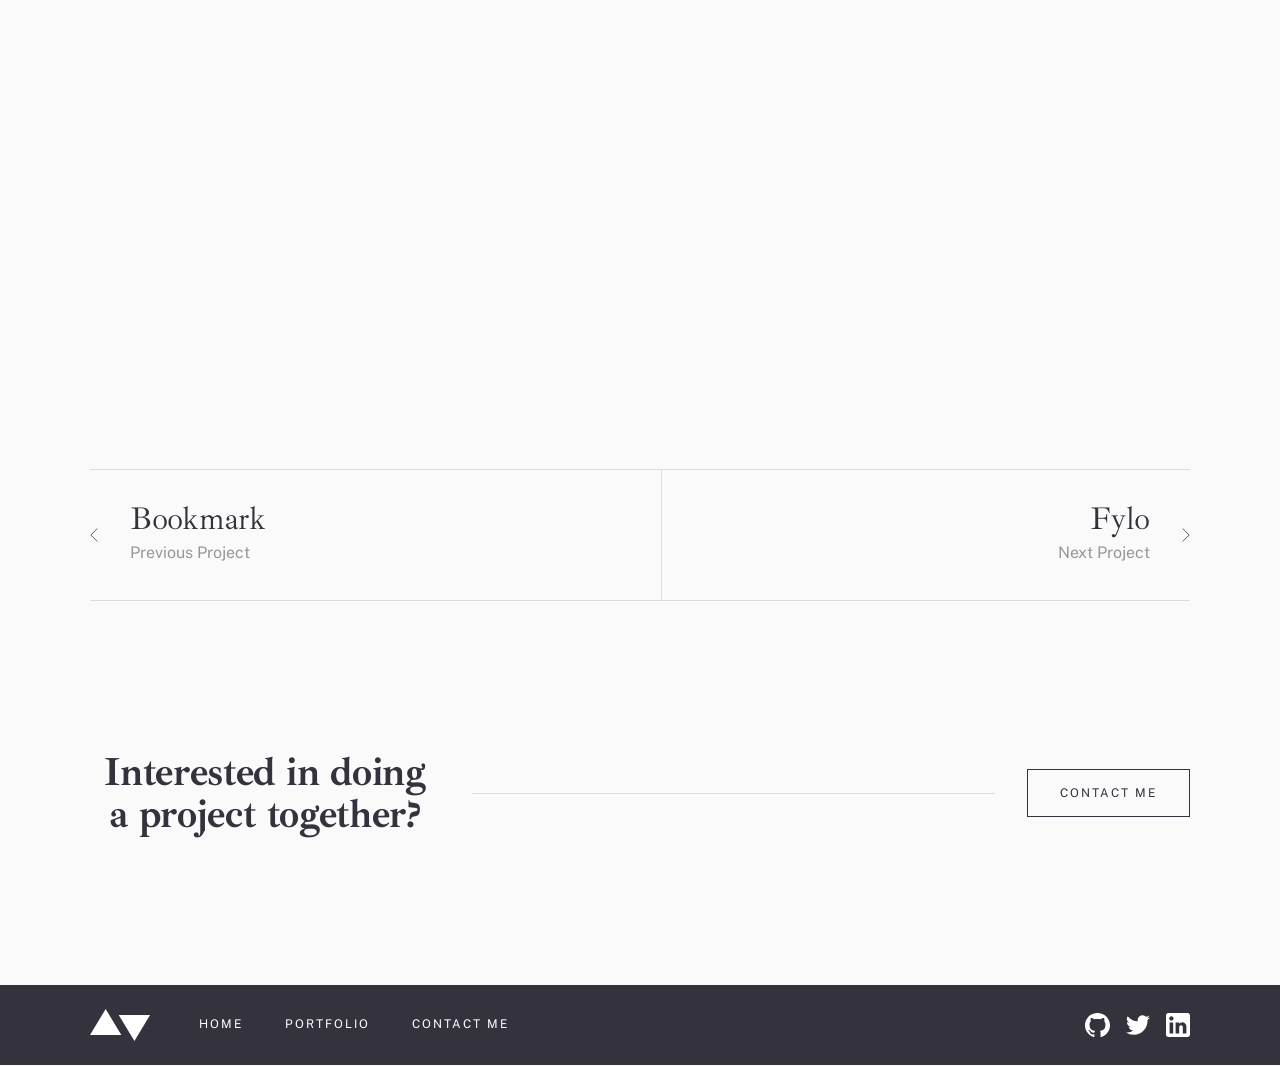
<file: portfolio-detail-insure.html>
<!DOCTYPE html>
<html lang="en">
  <head>
    <meta charset="UTF-8" />
    <meta http-equiv="X-UA-Compatible" content="IE=edge" />
    <meta name="viewport" content="width=device-width, initial-scale=1.0" />
    <title>Project Insure details</title>

    <!-- Stylesheets -->
    <link rel="stylesheet" href="css/normalize.css" />
    <link rel="stylesheet" href="css/styles.css" />
  </head>
  <body>
    <!-- SITE-HEADER -->
    <header class="site-header">
      <div class="site-header__container container">
        <a class="site-header__logo logo" href="index.html">
          <img
            class="logo__img"
            src="img/logo-dark.svg"
            alt="Portfolio logo"
            width="61"
            height="32" />
        </a>

        <!-- SITENAV -->
        <nav class="site-header__sitenav sitenav sitenav--site-header">
          <ul class="sitenav__list">
            <li class="sitenav__item">
              <a class="sitenav__link" href="index.html">Home</a>
            </li>
            <li class="sitenav__item sitenav__item--active">
              <a class="sitenav__link" href="portfolio.html">Portfolio</a>
            </li>
            <li class="sitenav__item">
              <a class="sitenav__link" href="contact.html">Contact me</a>
            </li>
          </ul>
        </nav>

        <button
          class="site-header__toggler"
          type="button"
          aria-label="Menu"></button>
      </div>
    </header>

    <!-- MAIN-CONTENT -->
    <main class="main-content">
      <!-- PROJECT-HERO -->
      <div class="project-hero">
        <div class="container">
          <picture class="project-hero__picture">
            <source
              srcset="
                img/hero-img-insure-desktop.jpg    1x,
                img/hero-img-insure-desktop@2x.jpg 2x
              "
              media="(min-width:900px)" />
            <source
              srcset="
                img/hero-img-insure-tablet.jpg    1x,
                img/hero-img-insure-tablet@2x.jpg 2x
              "
              media="(min-width:550px)" />
            <img
              class="project-hero__img"
              src="img/hero-img-insure.jpg"
              alt=""
              width="311"
              height="140"
              srcset="img/hero-img-insure.jpg 1x, img/hero-img-insure@2x.jpg 2x"
              aria-hidden="true" />
          </picture>
        </div>
      </div>

      <div class="project-meta-details">
        <div class="project-meta-details__container container">
          <!-- PROJECT-META -->
          <div class="project-meta-details__meta project-meta">
            <div class="project-meta__inner">
              <h1 class="project-meta__heading">Insure</h1>
              <p class="project-meta__description">
                This was a small project which mostly consisted of HTML and CSS.
                I built a fully-responsive landing page. The only JavaScript
                this project required was to enable the toggling of the mobile
                navigation.
              </p>
              <div class="project-meta__tags">
                <div class="project-meta__tag-item">
                  Interaction Design / Front End Development
                </div>
                <div class="project-meta__tag-item">HTML / CSS / JS</div>
              </div>
              <a
                class="project-meta__button button"
                href="https://github.com/Ermatov-Abdulmajid/Insure/"
                >Visit website</a
              >
            </div>
          </div>

          <!-- PROJECT-DETAILS -->
          <div class="project-meta-details__details project-details">
            <section class="project-details__section">
              <h2 class="project-details__heading">Project Background</h2>
              <div class="project-details__text-wrapper">
                <p class="project-details__text">
                  This project was a front-end challenge from Frontend Mentor.
                  It’s a platform that enables you to practice building websites
                  to a design and project brief. Each challenge includes mobile
                  and desktop designs to show how the website should look at
                  different screen sizes. Creating these projects has helped me
                  refine my workflow and solve real-world coding problems. I’ve
                  learned something new with each project, helping me to improve
                  and adapt my style.
                </p>
              </div>
            </section>

            <section class="project-details__section">
              <h2
                class="project-details__heading project-details__heading--static-previews">
                Static Previews
              </h2>
              <ul
                class="project-details__static-previews static-previews"
                role="list">
                <li class="static-previews__item" role="listitem">
                  <picture class="static-previews__picture">
                    <source
                      srcset="
                        img/static-preview-1-insure-tablet.jpg    1x,
                        img/static-preview-1-insure-tablet@2x.jpg 2x
                      "
                      media="(min-width:600px)" />
                    <img
                      class="static-previews__img"
                      src="img/static-preview-1-insure.jpg"
                      alt="Preview image of Insure project"
                      width="313"
                      height="197"
                      srcset="
                        img/static-preview-1-insure.jpg    1x,
                        img/static-preview-1-insure@2x.jpg 2x
                      " />
                  </picture>
                </li>

                <li class="static-previews__item" role="listitem">
                  <picture class="static-previews__picture">
                    <source
                      srcset="
                        img/static-preview-2-insure-tablet.jpg    1x,
                        img/static-preview-2-insure-tablet@2x.jpg 2x
                      "
                      media="(min-width:600px)" />
                    <img
                      class="static-previews__img"
                      src="img/static-preview-2-insure.jpg"
                      alt="Preview image of Insure project"
                      width="313"
                      height="197"
                      srcset="
                        img/static-preview-2-insure.jpg    1x,
                        img/static-preview-2-insure@2x.jpg 2x
                      " />
                  </picture>
                </li>
              </ul>
            </section>
          </div>
        </div>
      </div>

      <!-- PAGE-CONTROLS -->
      <section class="page-controls">
        <div class="container">
          <h2 class="visually-hidden">Other projects</h2>
          <div class="page-controls__inner">
            <a
              class="page-controls__link page-controls__link--prev"
              href="portfolio-detail-bookmark.html">
              <svg
                class="page-controls__icon"
                xmlns="http://www.w3.org/2000/svg"
                viewBox="0 0 10 18"
                width="10"
                height="18"
                fill="none">
                <path stroke="currentColor" d="M9 1 1 9l8 8" />
              </svg>
              <span class="page-controls__text">Previous project</span>
              <span class="page-controls__title">Bookmark</span>
            </a>
            <a
              class="page-controls__link page-controls__link--next"
              href="portfolio-detail-fylo.html">
              <svg
                class="page-controls__icon"
                xmlns="http://www.w3.org/2000/svg"
                viewBox="0 0 10 18"
                width="10"
                height="18"
                fill="none">
                <path stroke="currentColor" d="m1 1 8 8-8 8" />
              </svg>
              <span class="page-controls__text">Next project</span>
              <span class="page-controls__title">Fylo</span>
            </a>
          </div>
        </div>
      </section>

      <!-- CONTACT-CTA -->
      <section class="contact-cta contact-cta--portfolio-index">
        <div class="contact-cta__container container">
          <h2 class="contact-cta__heading">
            Interested in doing a project together?
          </h2>
          <a class="button" href="contact.html">Contact me</a>
        </div>
      </section>
    </main>

    <!-- SITE-FOOTER -->
    <footer class="site-footer">
      <div class="site-footer__container container">
        <a class="site-footer__logo logo" href="index.html">
          <img
            class="logo__img"
            src="img/logo-light.svg"
            alt="Portfolio logo"
            width="61"
            height="32" />
        </a>

        <!-- SITENAV -->
        <div class="site-footer__sitenav sitenav">
          <ul class="sitenav__list sitenav__list--site-footer">
            <li class="sitenav__item">
              <a class="sitenav__link" href="index.html">Home</a>
            </li>
            <li class="sitenav__item">
              <a class="sitenav__link" href="portfolio.html">Portfolio</a>
            </li>
            <li class="sitenav__item">
              <a class="sitenav__link" href="contact.html">Contact me</a>
            </li>
          </ul>
        </div>

        <!-- SOCIALS -->
        <div class="socials">
          <ul class="socials__list">
            <li class="socials__item">
              <a
                class="socials__link"
                href="#"
                target="_blank"
                aria-label="GitHub profile">
                <svg
                  class="socials__icon"
                  xmlns="http://www.w3.org/2000/svg"
                  width="25"
                  height="24"
                  fill="none">
                  <path
                    fill="currentColor"
                    d="M12.5 0C5.594 0 0 5.51 0 12.305c0 5.437 3.581 10.048 8.547 11.674.625.116.854-.265.854-.592 0-.292-.01-1.066-.016-2.092-3.477.742-4.21-1.65-4.21-1.65-.569-1.42-1.39-1.8-1.39-1.8-1.133-.764.087-.748.087-.748 1.255.086 1.914 1.268 1.914 1.268 1.115 1.881 2.927 1.338 3.641 1.024.113-.797.434-1.338.792-1.646-2.776-.308-5.694-1.366-5.694-6.08 0-1.343.484-2.44 1.286-3.302-.14-.31-.562-1.562.11-3.256 0 0 1.047-.33 3.437 1.261 1-.273 2.063-.409 3.125-.415 1.063.006 2.125.142 3.125.415 2.375-1.591 3.422-1.261 3.422-1.261.672 1.694.25 2.945.125 3.256.797.861 1.281 1.959 1.281 3.302 0 4.727-2.921 5.767-5.703 6.07.438.369.844 1.123.844 2.276 0 1.647-.015 2.97-.015 3.37 0 .322.218.707.859.584 5-1.615 8.579-6.23 8.579-11.659C25 5.51 19.403 0 12.5 0Z" />
                </svg>
              </a>
            </li>
            <li class="socials__item">
              <a
                class="socials__link"
                href="#"
                target="_blank"
                aria-label="Twitter profile">
                <svg
                  class="socials__icon"
                  xmlns="http://www.w3.org/2000/svg"
                  width="24"
                  height="20"
                  fill="none">
                  <path
                    fill="currentColor"
                    d="M24 2.557a9.83 9.83 0 0 1-2.828.775A4.932 4.932 0 0 0 23.337.608a9.864 9.864 0 0 1-3.127 1.195A4.916 4.916 0 0 0 16.616.248c-3.179 0-5.515 2.966-4.797 6.045A13.978 13.978 0 0 1 1.671 1.149a4.93 4.93 0 0 0 1.523 6.574 4.903 4.903 0 0 1-2.229-.616c-.054 2.281 1.581 4.415 3.949 4.89a4.935 4.935 0 0 1-2.224.084 4.928 4.928 0 0 0 4.6 3.419A9.9 9.9 0 0 1 0 17.54a13.94 13.94 0 0 0 7.548 2.212c9.142 0 14.307-7.721 13.995-14.646A10.025 10.025 0 0 0 24 2.557Z" />
                </svg>
              </a>
            </li>
            <li class="socials__item">
              <a
                class="socials__link"
                href="#"
                target="_blank"
                aria-label="LinkedIn profile">
                <svg
                  class="socials__icon"
                  xmlns="http://www.w3.org/2000/svg"
                  width="24"
                  height="24"
                  fill="none">
                  <path
                    fill="currentColor"
                    fill-rule="evenodd"
                    d="M2.4 0h19.2C22.92 0 24 1.08 24 2.4v19.2c0 1.32-1.08 2.4-2.4 2.4H2.4C1.08 24 0 22.92 0 21.6V2.4C0 1.08 1.08 0 2.4 0Zm1.2 20.4h3.6V9.6H3.6v10.8ZM5.4 7.56c-1.2 0-2.16-.96-2.16-2.16 0-1.2.96-2.16 2.16-2.16 1.2 0 2.16.96 2.16 2.16 0 1.2-.96 2.16-2.16 2.16ZM16.8 20.4h3.6v-6.84c0-2.28-1.92-4.2-4.2-4.2-1.08 0-2.4.72-3 1.68V9.6H9.6v10.8h3.6v-6.36c0-.96.84-1.8 1.8-1.8.96 0 1.8.84 1.8 1.8v6.36Z"
                    clip-rule="evenodd" />
                </svg>
              </a>
            </li>
          </ul>
        </div>
      </div>
    </footer>

    <script src="js/main.js"></script>
  </body>
</html>
</file>
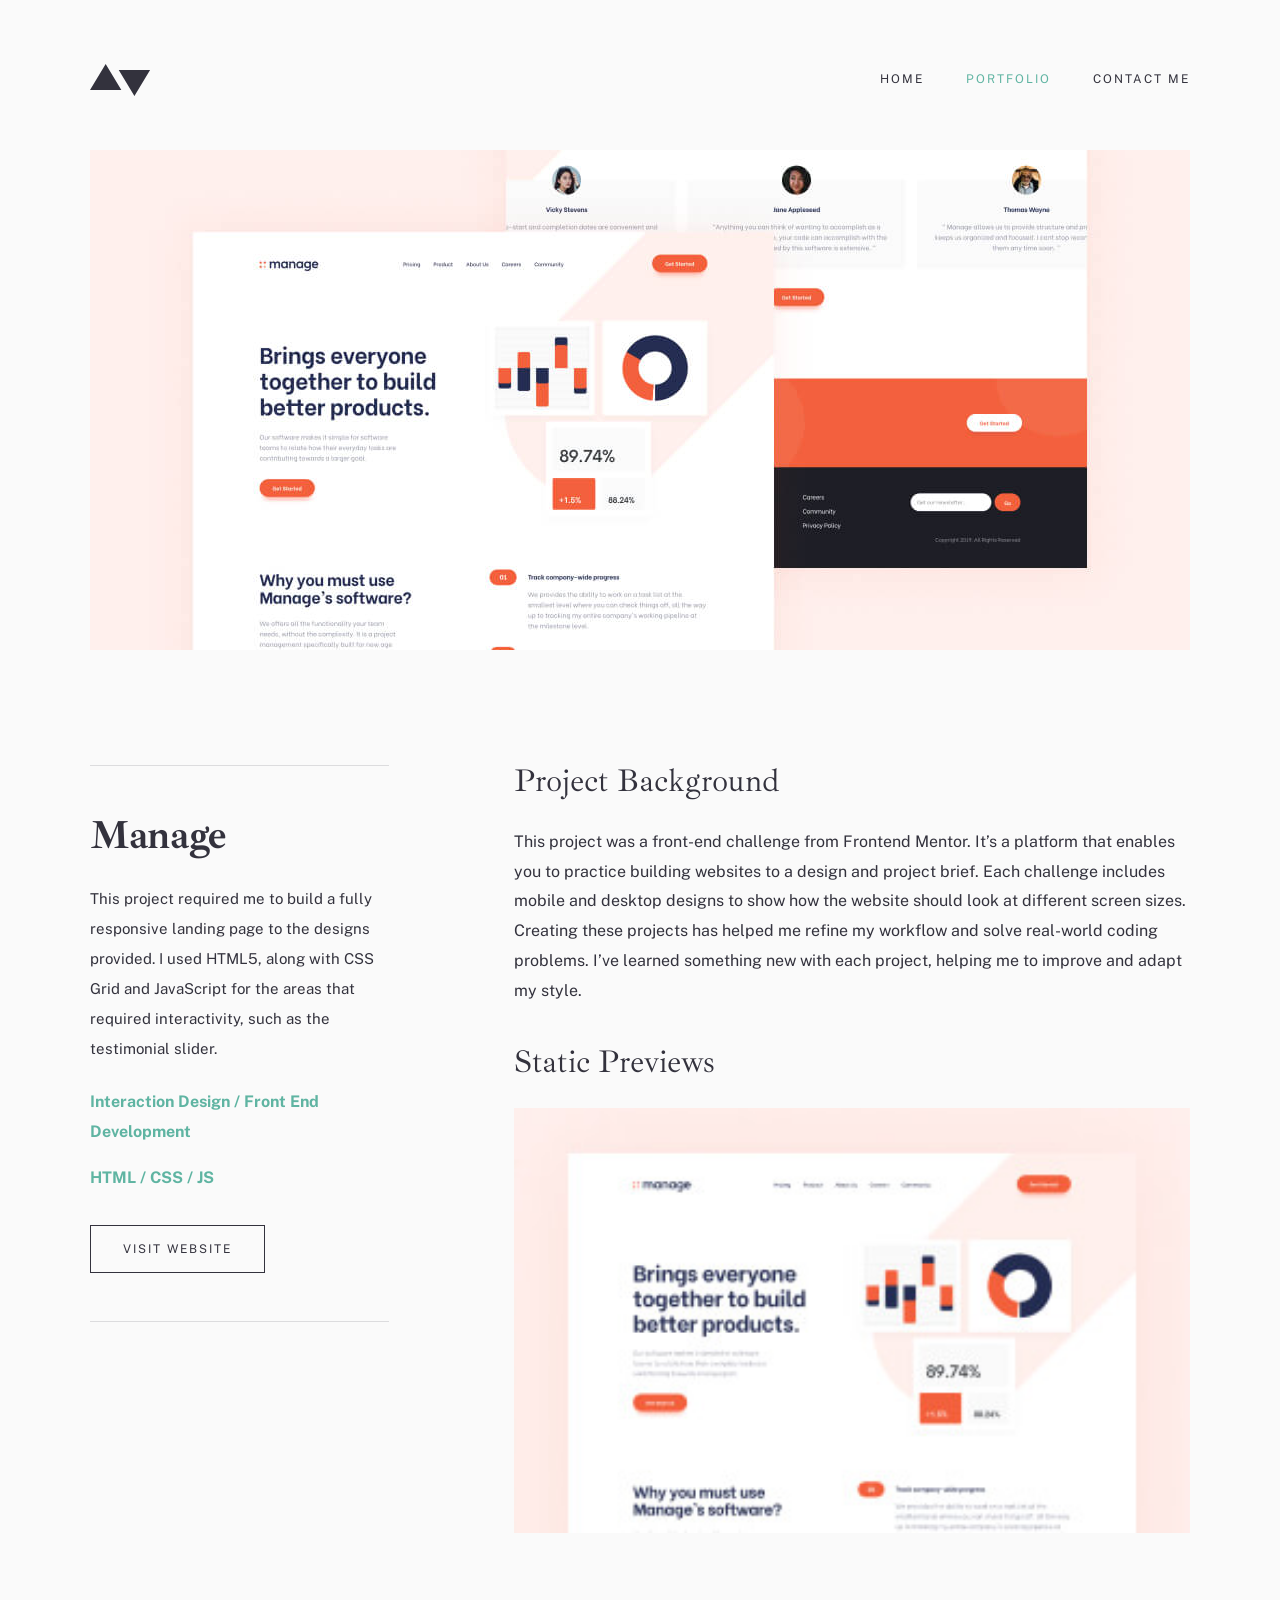
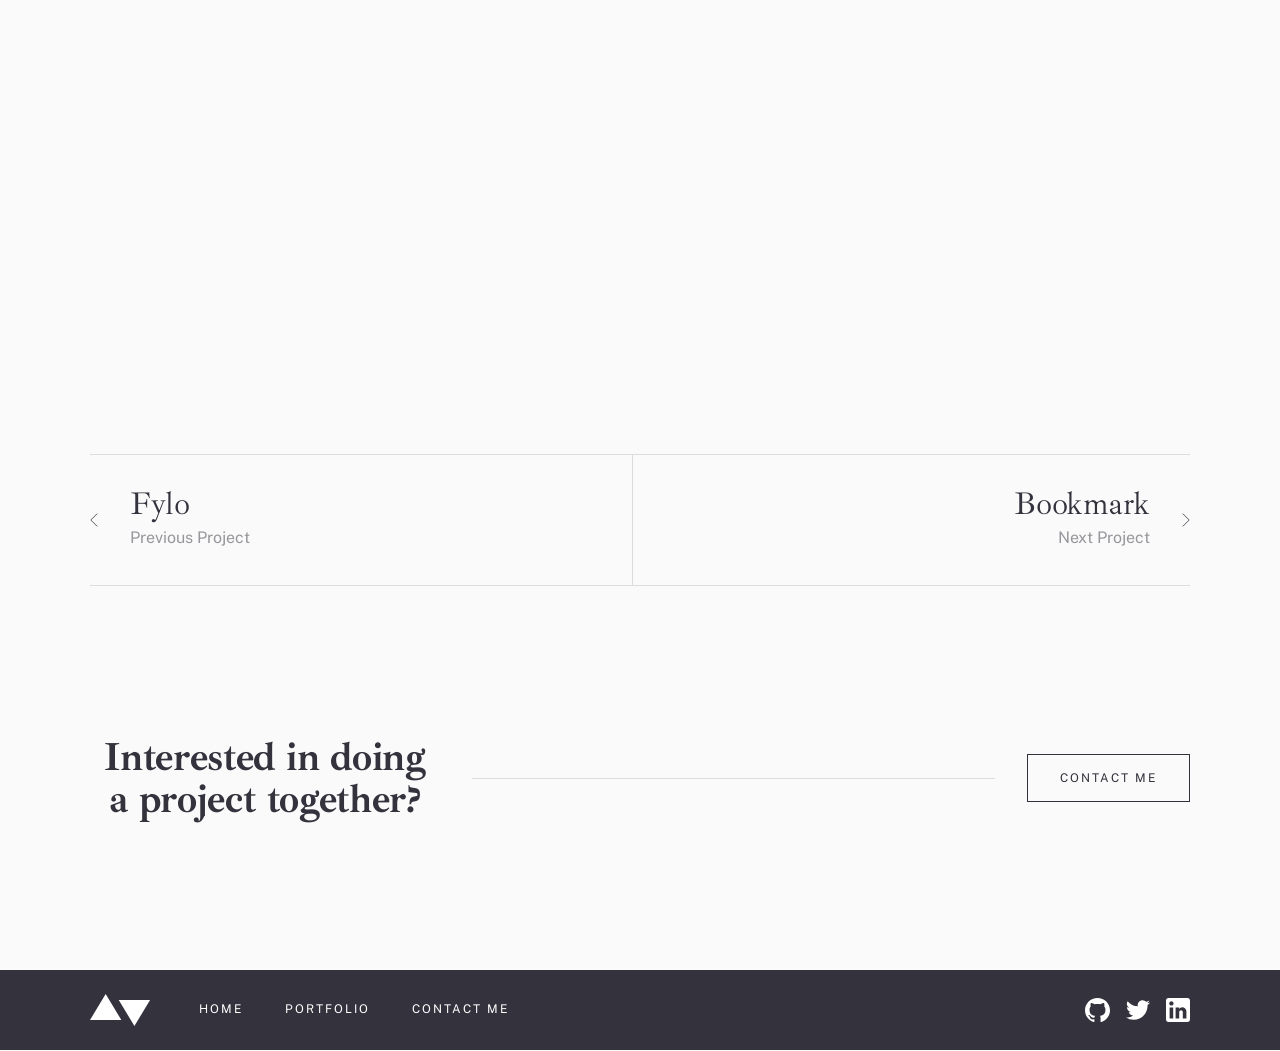
<file: portfolio-detail-manage.html>
<!DOCTYPE html>
<html lang="en">
  <head>
    <meta charset="UTF-8" />
    <meta http-equiv="X-UA-Compatible" content="IE=edge" />
    <meta name="viewport" content="width=device-width, initial-scale=1.0" />
    <title>Project Manage details</title>

    <!-- Stylesheets -->
    <link rel="stylesheet" href="css/normalize.css" />
    <link rel="stylesheet" href="css/styles.css" />
  </head>
  <body>
    <!-- SITE-HEADER -->
    <header class="site-header">
      <div class="site-header__container container">
        <a class="site-header__logo logo" href="index.html">
          <img
            class="logo__img"
            src="img/logo-dark.svg"
            alt="Portfolio logo"
            width="61"
            height="32" />
        </a>

        <!-- SITENAV -->
        <nav class="site-header__sitenav sitenav sitenav--site-header">
          <ul class="sitenav__list">
            <li class="sitenav__item">
              <a class="sitenav__link" href="index.html">Home</a>
            </li>
            <li class="sitenav__item sitenav__item--active">
              <a class="sitenav__link" href="portfolio.html">Portfolio</a>
            </li>
            <li class="sitenav__item">
              <a class="sitenav__link" href="contact.html">Contact me</a>
            </li>
          </ul>
        </nav>

        <button
          class="site-header__toggler"
          type="button"
          aria-label="Menu"></button>
      </div>
    </header>

    <!-- MAIN-CONTENT -->
    <main class="main-content">
      <!-- PROJECT-HERO -->
      <div class="project-hero">
        <div class="container">
          <picture class="project-hero__picture">
            <source
              srcset="
                img/hero-img-manage-desktop.jpg    1x,
                img/hero-img-manage-desktop@2x.jpg 2x
              "
              media="(min-width:900px)" />
            <source
              srcset="
                img/hero-img-manage-tablet.jpg    1x,
                img/hero-img-manage-tablet@2x.jpg 2x
              "
              media="(min-width:550px)" />
            <img
              class="project-hero__img"
              src="img/hero-img-manage.jpg"
              alt=""
              width="311"
              height="140"
              srcset="img/hero-img-manage.jpg 1x, img/hero-img-manage@2x.jpg 2x"
              aria-hidden="true" />
          </picture>
        </div>
      </div>

      <div class="project-meta-details">
        <div class="project-meta-details__container container">
          <!-- PROJECT-META -->
          <div class="project-meta-details__meta project-meta">
            <div class="project-meta__inner">
              <h1 class="project-meta__heading">Manage</h1>
              <p class="project-meta__description">
                This project required me to build a fully responsive landing
                page to the designs provided. I used HTML5, along with CSS Grid
                and JavaScript for the areas that required interactivity, such
                as the testimonial slider.
              </p>
              <div class="project-meta__tags">
                <div class="project-meta__tag-item">
                  Interaction Design / Front End Development
                </div>
                <div class="project-meta__tag-item">HTML / CSS / JS</div>
              </div>
              <a
                class="project-meta__button button"
                href="https://github.com/Ermatov-Abdulmajid/manage"
                >Visit website</a
              >
            </div>
          </div>

          <!-- PROJECT-DETAILS -->
          <div class="project-meta-details__details project-details">
            <section class="project-details__section">
              <h2 class="project-details__heading">Project Background</h2>
              <div class="project-details__text-wrapper">
                <p class="project-details__text">
                  This project was a front-end challenge from Frontend Mentor.
                  It’s a platform that enables you to practice building websites
                  to a design and project brief. Each challenge includes mobile
                  and desktop designs to show how the website should look at
                  different screen sizes. Creating these projects has helped me
                  refine my workflow and solve real-world coding problems. I’ve
                  learned something new with each project, helping me to improve
                  and adapt my style.
                </p>
              </div>
            </section>

            <section class="project-details__section">
              <h2
                class="project-details__heading project-details__heading--static-previews">
                Static Previews
              </h2>
              <ul
                class="project-details__static-previews static-previews"
                role="list">
                <li class="static-previews__item" role="listitem">
                  <picture class="static-previews__picture">
                    <source
                      srcset="
                        img/static-preview-1-manage-tablet.jpg    1x,
                        img/static-preview-1-manage-tablet@2x.jpg 2x
                      "
                      media="(min-width:600px)" />
                    <img
                      class="static-previews__img"
                      src="img/static-preview-1-manage.jpg"
                      alt="Preview image of Manage project"
                      width="313"
                      height="197"
                      srcset="
                        img/static-preview-1-manage.jpg    1x,
                        img/static-preview-1-manage@2x.jpg 2x
                      " />
                  </picture>
                </li>

                <li class="static-previews__item" role="listitem">
                  <picture class="static-previews__picture">
                    <source
                      srcset="
                        img/static-preview-2-manage-tablet.jpg    1x,
                        img/static-preview-2-manage-tablet@2x.jpg 2x
                      "
                      media="(min-width:600px)" />
                    <img
                      class="static-previews__img"
                      src="img/static-preview-2-manage.jpg"
                      alt="Preview image of Manage project"
                      width="313"
                      height="197"
                      srcset="
                        img/static-preview-2-manage.jpg    1x,
                        img/static-preview-2-manage@2x.jpg 2x
                      " />
                  </picture>
                </li>
              </ul>
            </section>
          </div>
        </div>
      </div>

      <!-- PAGE-CONTROLS -->
      <section class="page-controls">
        <div class="container">
          <h2 class="visually-hidden">Other projects</h2>
          <div class="page-controls__inner">
            <a
              class="page-controls__link page-controls__link--prev"
              href="portfolio-detail-fylo.html">
              <svg
                class="page-controls__icon"
                xmlns="http://www.w3.org/2000/svg"
                viewBox="0 0 10 18"
                width="10"
                height="18"
                fill="none">
                <path stroke="currentColor" d="M9 1 1 9l8 8" />
              </svg>
              <span class="page-controls__text">Previous project</span>
              <span class="page-controls__title">Fylo</span>
            </a>
            <a
              class="page-controls__link page-controls__link--next"
              href="portfolio-detail-bookmark.html">
              <svg
                class="page-controls__icon"
                xmlns="http://www.w3.org/2000/svg"
                viewBox="0 0 10 18"
                width="10"
                height="18"
                fill="none">
                <path stroke="currentColor" d="m1 1 8 8-8 8" />
              </svg>
              <span class="page-controls__text">Next project</span>
              <span class="page-controls__title">Bookmark</span>
            </a>
          </div>
        </div>
      </section>

      <!-- CONTACT-CTA -->
      <section class="contact-cta contact-cta--portfolio-index">
        <div class="contact-cta__container container">
          <h2 class="contact-cta__heading">
            Interested in doing a project together?
          </h2>
          <a class="button" href="contact.html">Contact me</a>
        </div>
      </section>
    </main>

    <!-- SITE-FOOTER -->
    <footer class="site-footer">
      <div class="site-footer__container container">
        <a class="site-footer__logo logo" href="index.html">
          <img
            class="logo__img"
            src="img/logo-light.svg"
            alt="Portfolio logo"
            width="61"
            height="32" />
        </a>

        <!-- SITENAV -->
        <div class="site-footer__sitenav sitenav">
          <ul class="sitenav__list sitenav__list--site-footer">
            <li class="sitenav__item">
              <a class="sitenav__link" href="index.html">Home</a>
            </li>
            <li class="sitenav__item">
              <a class="sitenav__link" href="portfolio.html">Portfolio</a>
            </li>
            <li class="sitenav__item">
              <a class="sitenav__link" href="contact.html">Contact me</a>
            </li>
          </ul>
        </div>

        <!-- SOCIALS -->
        <div class="socials">
          <ul class="socials__list">
            <li class="socials__item">
              <a
                class="socials__link"
                href="#"
                target="_blank"
                aria-label="GitHub profile">
                <svg
                  class="socials__icon"
                  xmlns="http://www.w3.org/2000/svg"
                  width="25"
                  height="24"
                  fill="none">
                  <path
                    fill="currentColor"
                    d="M12.5 0C5.594 0 0 5.51 0 12.305c0 5.437 3.581 10.048 8.547 11.674.625.116.854-.265.854-.592 0-.292-.01-1.066-.016-2.092-3.477.742-4.21-1.65-4.21-1.65-.569-1.42-1.39-1.8-1.39-1.8-1.133-.764.087-.748.087-.748 1.255.086 1.914 1.268 1.914 1.268 1.115 1.881 2.927 1.338 3.641 1.024.113-.797.434-1.338.792-1.646-2.776-.308-5.694-1.366-5.694-6.08 0-1.343.484-2.44 1.286-3.302-.14-.31-.562-1.562.11-3.256 0 0 1.047-.33 3.437 1.261 1-.273 2.063-.409 3.125-.415 1.063.006 2.125.142 3.125.415 2.375-1.591 3.422-1.261 3.422-1.261.672 1.694.25 2.945.125 3.256.797.861 1.281 1.959 1.281 3.302 0 4.727-2.921 5.767-5.703 6.07.438.369.844 1.123.844 2.276 0 1.647-.015 2.97-.015 3.37 0 .322.218.707.859.584 5-1.615 8.579-6.23 8.579-11.659C25 5.51 19.403 0 12.5 0Z" />
                </svg>
              </a>
            </li>
            <li class="socials__item">
              <a
                class="socials__link"
                href="#"
                target="_blank"
                aria-label="Twitter profile">
                <svg
                  class="socials__icon"
                  xmlns="http://www.w3.org/2000/svg"
                  width="24"
                  height="20"
                  fill="none">
                  <path
                    fill="currentColor"
                    d="M24 2.557a9.83 9.83 0 0 1-2.828.775A4.932 4.932 0 0 0 23.337.608a9.864 9.864 0 0 1-3.127 1.195A4.916 4.916 0 0 0 16.616.248c-3.179 0-5.515 2.966-4.797 6.045A13.978 13.978 0 0 1 1.671 1.149a4.93 4.93 0 0 0 1.523 6.574 4.903 4.903 0 0 1-2.229-.616c-.054 2.281 1.581 4.415 3.949 4.89a4.935 4.935 0 0 1-2.224.084 4.928 4.928 0 0 0 4.6 3.419A9.9 9.9 0 0 1 0 17.54a13.94 13.94 0 0 0 7.548 2.212c9.142 0 14.307-7.721 13.995-14.646A10.025 10.025 0 0 0 24 2.557Z" />
                </svg>
              </a>
            </li>
            <li class="socials__item">
              <a
                class="socials__link"
                href="#"
                target="_blank"
                aria-label="LinkedIn profile">
                <svg
                  class="socials__icon"
                  xmlns="http://www.w3.org/2000/svg"
                  width="24"
                  height="24"
                  fill="none">
                  <path
                    fill="currentColor"
                    fill-rule="evenodd"
                    d="M2.4 0h19.2C22.92 0 24 1.08 24 2.4v19.2c0 1.32-1.08 2.4-2.4 2.4H2.4C1.08 24 0 22.92 0 21.6V2.4C0 1.08 1.08 0 2.4 0Zm1.2 20.4h3.6V9.6H3.6v10.8ZM5.4 7.56c-1.2 0-2.16-.96-2.16-2.16 0-1.2.96-2.16 2.16-2.16 1.2 0 2.16.96 2.16 2.16 0 1.2-.96 2.16-2.16 2.16ZM16.8 20.4h3.6v-6.84c0-2.28-1.92-4.2-4.2-4.2-1.08 0-2.4.72-3 1.68V9.6H9.6v10.8h3.6v-6.36c0-.96.84-1.8 1.8-1.8.96 0 1.8.84 1.8 1.8v6.36Z"
                    clip-rule="evenodd" />
                </svg>
              </a>
            </li>
          </ul>
        </div>
      </div>
    </footer>

    <script src="js/main.js"></script>
  </body>
</html>
</file>
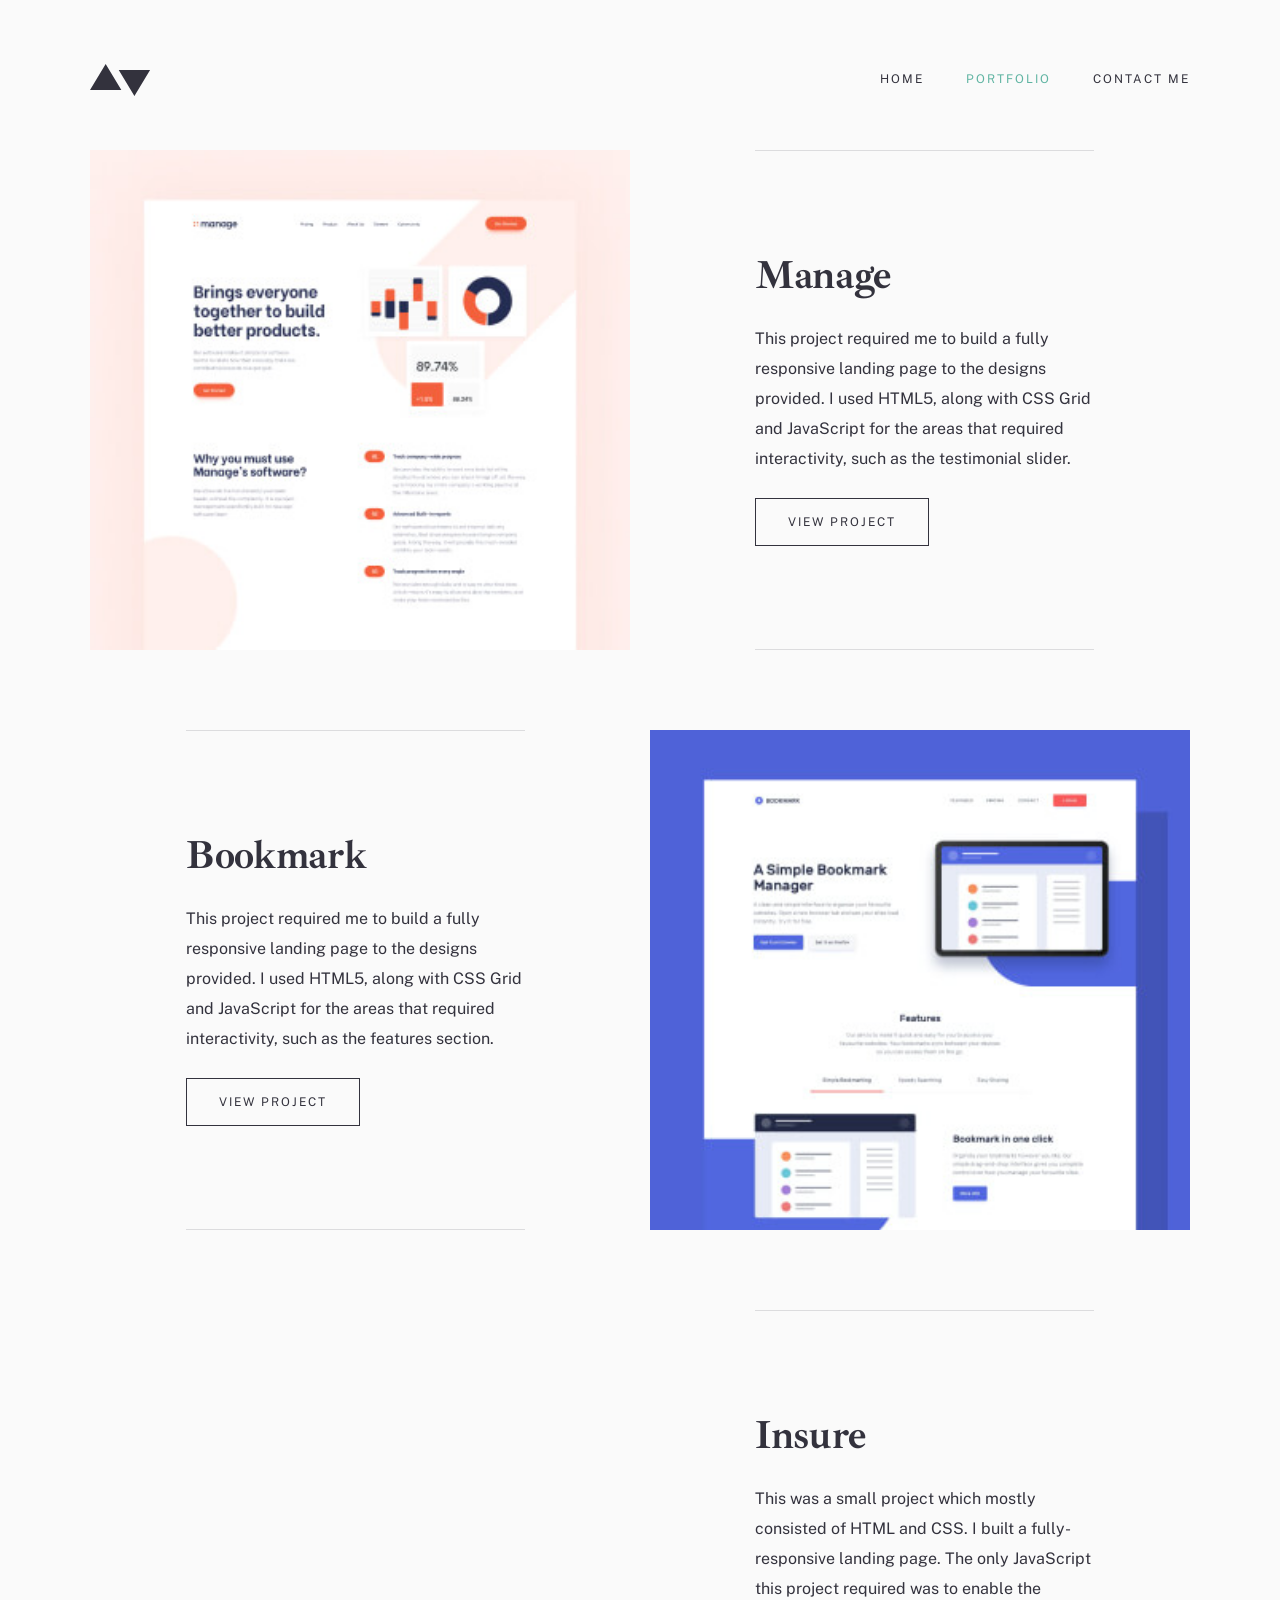
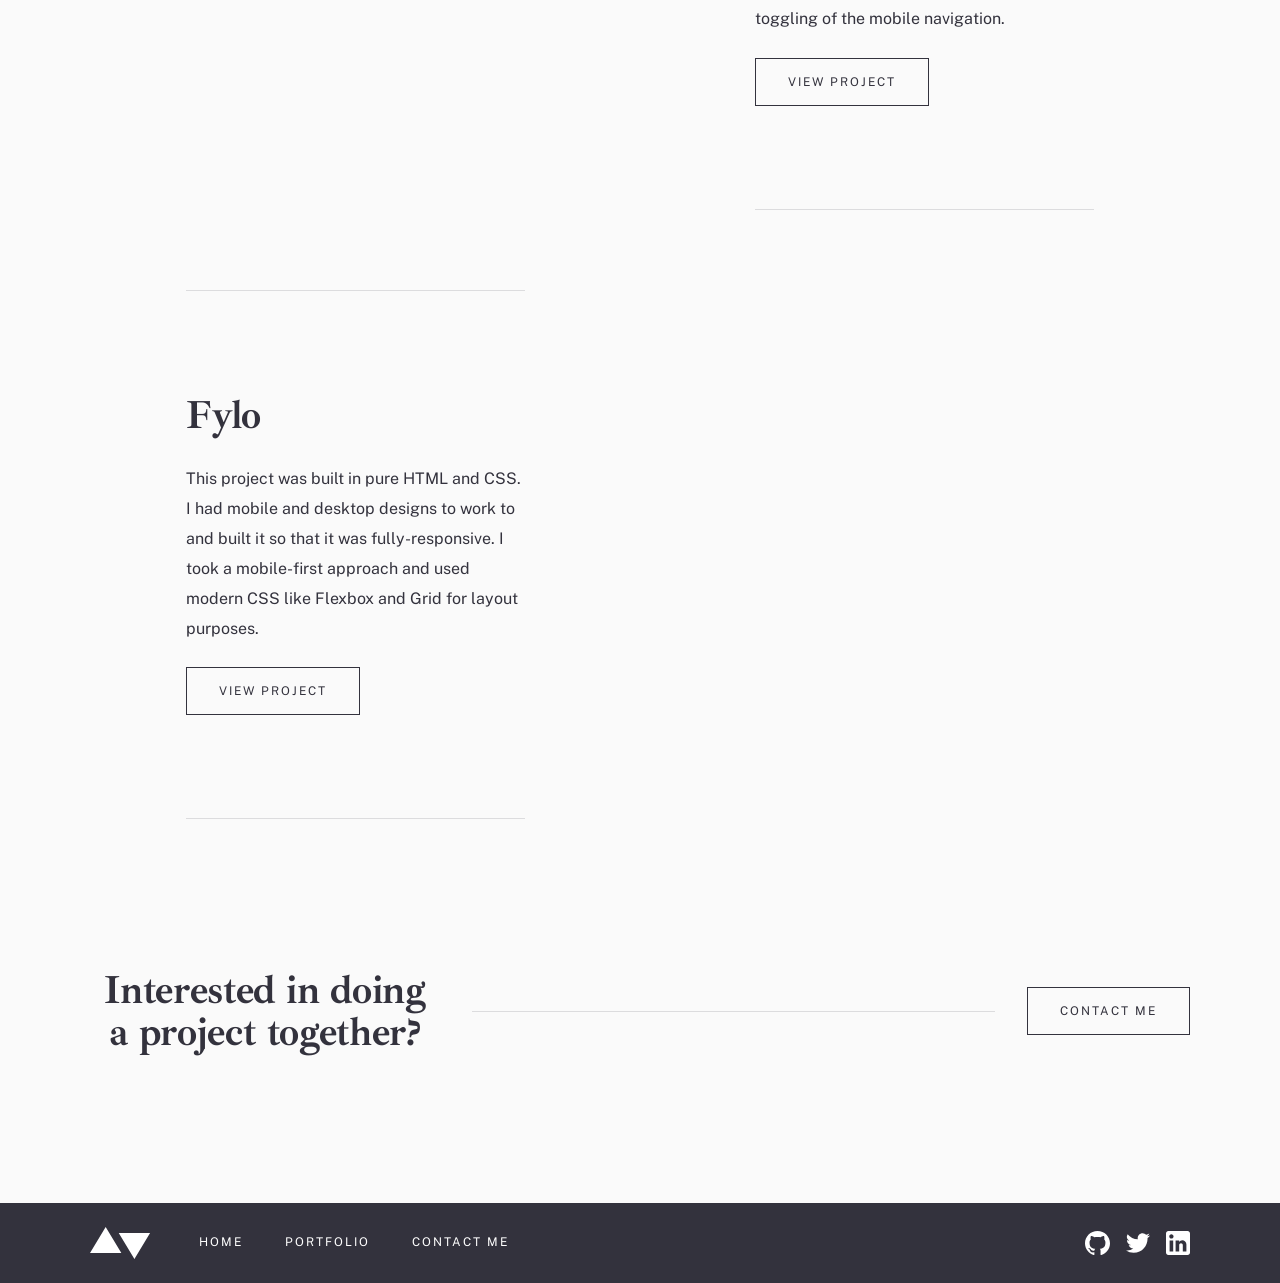
<file: portfolio.html>
<!DOCTYPE html>
<html lang="en">
<head>
  <meta charset="UTF-8">
  <meta http-equiv="X-UA-Compatible" content="IE=edge">
  <meta name="viewport" content="width=device-width, initial-scale=1.0">
  <title>Abdulmajid's Portfolio List</title>

  <!-- Stylesheets -->
  <link rel="stylesheet" href="css/normalize.css">
  <link rel="stylesheet" href="css/styles.css">
</head>
<body>

  <!-- SITE-HEADER -->
  <header class="site-header">
    <div class="site-header__container container">
      <a class="site-header__logo logo" href="index.html">
        <img class="logo__img" src="img/logo-dark.svg" alt="Portfolio logo" width="61" height="32">
      </a>

      <!-- SITENAV -->
      <nav class="site-header__sitenav sitenav sitenav--site-header">
        <ul class="sitenav__list">
          <li class="sitenav__item"><a class="sitenav__link" href="index.html">Home</a></li>
          <li class="sitenav__item sitenav__item--active"><a class="sitenav__link" href="portfolio.html">Portfolio</a></li>
          <li class="sitenav__item"><a class="sitenav__link" href="contact.html">Contact me</a></li>
        </ul>
      </nav>

      <button class="site-header__toggler" type="button" aria-label="Menu"></button>
    </div>
  </header>


  <!-- MAIN-CONTENT -->
  <main class="main-content">
    <h1 class="visually-hidden">Portfolio</h1>
    <h2 class="visually-hidden">Projects list</h2>


    <div class="container">
      <ul class="img-text-info-list">
        <li class="img-text-info-list__item img-text-info">
          <picture class="img-text-info__picture">
            <source srcset="img/manage-preview-desktop.jpg 1x, img/manage-preview-desktop@2x.jpg 2x" media="(min-width:1180px)">
            <img class="img-text-info__img" src="img/manage-preview.jpg" alt="Preview of Manage project" width="311" height="288" srcset="img/manage-preview.jpg 1x, img/manage-preview@2x.jpg 2x">
          </picture>

          <div class="img-text-info__info">
            <h3 class="img-text-info__title">Manage</h3>
            <p class="img-text-info__description">This project required me to build a fully responsive landing page to the designs provided. I used HTML5, along with CSS Grid and JavaScript for the areas that required interactivity, such as the testimonial slider.</p>
            <a class="button" href="portfolio-detail-manage.html">View project</a>
          </div>
        </li>

        <li class="img-text-info-list__item img-text-info">
          <picture class="img-text-info__picture">
            <source srcset="img/bookmark-preview-desktop.jpg 1x, img/bookmark-preview-desktop@2x.jpg 2x" media="(min-width:1180px)">
            <img class="img-text-info__img" src="img/bookmark-preview.jpg" alt="Preview of Manage project" width="311" height="288" srcset="img/bookmark-preview.jpg 1x, img/bookmark-preview@2x.jpg 2x">
          </picture>

          <div class="img-text-info__info">
            <h3 class="img-text-info__title">Bookmark</h3>
            <p class="img-text-info__description">This project required me to build a fully responsive landing page to the designs provided. I used HTML5, along with CSS Grid and JavaScript for the areas that required interactivity, such as the features section.</p>
            <a class="button" href="portfolio-detail-bookmark.html">View project</a>
          </div>
        </li>

        <li class="img-text-info-list__item img-text-info">
          <picture class="img-text-info__picture">
            <source srcset="img/insure-preview-desktop.jpg 1x, img/insure-preview-desktop@2x.jpg 2x" media="(min-width:1180px)">
            <img class="img-text-info__img" src="img/insure-preview.jpg" alt="Preview of insure project" width="311" height="288" srcset="img/insure-preview.jpg 1x, img/insure-preview@2x.jpg 2x">
          </picture>

          <div class="img-text-info__info">
            <h3 class="img-text-info__title">Insure</h3>
            <p class="img-text-info__description">This was a small project which mostly consisted of HTML and CSS. I built a fully-responsive landing page. The only JavaScript this project required was to enable the toggling of the mobile navigation.</p>
            <a class="button" href="portfolio-detail-insure.html">View project</a>
          </div>
        </li>

        <li class="img-text-info-list__item img-text-info">
          <picture class="img-text-info__picture">
            <source srcset="img/fylo-preview-desktop.jpg 1x, img/fylo-preview-desktop@2x.jpg 2x" media="(min-width:1180px)">
            <img class="img-text-info__img" src="img/fylo-preview.jpg" alt="Preview of fylo project" width="311" height="288" srcset="img/fylo-preview.jpg 1x, img/fylo-preview@2x.jpg 2x">
          </picture>

          <div class="img-text-info__info">
            <h3 class="img-text-info__title">Fylo</h3>
            <p class="img-text-info__description">This project was built in pure HTML and CSS. I had mobile and desktop designs to work to and built it so that it was fully-responsive. I took a mobile-first approach and used modern CSS like Flexbox and Grid for layout purposes.</p>
            <a class="button" href="portfolio-detail-fylo.html">View project</a>
          </div>
        </li>
      </ul>
    </div>


    <!-- CONTACT-CTA -->
    <section class="contact-cta contact-cta--portfolio-index">
      <div class="contact-cta__container container">
        <h2 class="contact-cta__heading">Interested in doing a project together?</h2>
        <a class="button" href="contact.html">Contact me</a>
      </div>
    </section>

  </main>




  <!-- SITE-FOOTER -->
  <footer class="site-footer">
    <div class="site-footer__container container">
      <a class="site-footer__logo logo" href="index.html">
        <img class="logo__img" src="img/logo-light.svg" alt="Portfolio logo" width="61" height="32">
      </a>

      <!-- SITENAV -->
      <div class="site-footer__sitenav sitenav">
        <ul class="sitenav__list sitenav__list--site-footer">
          <li class="sitenav__item"><a class="sitenav__link" href="index.html">Home</a></li>
          <li class="sitenav__item"><a class="sitenav__link" href="portfolio.html">Portfolio</a></li>
          <li class="sitenav__item"><a class="sitenav__link" href="contact.html">Contact me</a></li>
        </ul>
      </div>

      <!-- SOCIALS -->
      <div class="socials">
        <ul class="socials__list">
          <li class="socials__item">
            <a class="socials__link" href="#" target="_blank" aria-label="GitHub profile">
              <svg class="socials__icon" xmlns="http://www.w3.org/2000/svg" width="25" height="24" fill="none"><path fill="currentColor" d="M12.5 0C5.594 0 0 5.51 0 12.305c0 5.437 3.581 10.048 8.547 11.674.625.116.854-.265.854-.592 0-.292-.01-1.066-.016-2.092-3.477.742-4.21-1.65-4.21-1.65-.569-1.42-1.39-1.8-1.39-1.8-1.133-.764.087-.748.087-.748 1.255.086 1.914 1.268 1.914 1.268 1.115 1.881 2.927 1.338 3.641 1.024.113-.797.434-1.338.792-1.646-2.776-.308-5.694-1.366-5.694-6.08 0-1.343.484-2.44 1.286-3.302-.14-.31-.562-1.562.11-3.256 0 0 1.047-.33 3.437 1.261 1-.273 2.063-.409 3.125-.415 1.063.006 2.125.142 3.125.415 2.375-1.591 3.422-1.261 3.422-1.261.672 1.694.25 2.945.125 3.256.797.861 1.281 1.959 1.281 3.302 0 4.727-2.921 5.767-5.703 6.07.438.369.844 1.123.844 2.276 0 1.647-.015 2.97-.015 3.37 0 .322.218.707.859.584 5-1.615 8.579-6.23 8.579-11.659C25 5.51 19.403 0 12.5 0Z"/></svg>
            </a>
          </li>
          <li class="socials__item">
            <a class="socials__link" href="#" target="_blank" aria-label="Twitter profile">
              <svg class="socials__icon" xmlns="http://www.w3.org/2000/svg" width="24" height="20" fill="none"><path fill="currentColor" d="M24 2.557a9.83 9.83 0 0 1-2.828.775A4.932 4.932 0 0 0 23.337.608a9.864 9.864 0 0 1-3.127 1.195A4.916 4.916 0 0 0 16.616.248c-3.179 0-5.515 2.966-4.797 6.045A13.978 13.978 0 0 1 1.671 1.149a4.93 4.93 0 0 0 1.523 6.574 4.903 4.903 0 0 1-2.229-.616c-.054 2.281 1.581 4.415 3.949 4.89a4.935 4.935 0 0 1-2.224.084 4.928 4.928 0 0 0 4.6 3.419A9.9 9.9 0 0 1 0 17.54a13.94 13.94 0 0 0 7.548 2.212c9.142 0 14.307-7.721 13.995-14.646A10.025 10.025 0 0 0 24 2.557Z"/></svg>
            </a>
          </li>
          <li class="socials__item">
            <a class="socials__link" href="#" target="_blank" aria-label="LinkedIn profile">
              <svg class="socials__icon" xmlns="http://www.w3.org/2000/svg" width="24" height="24" fill="none"><path fill="currentColor" fill-rule="evenodd" d="M2.4 0h19.2C22.92 0 24 1.08 24 2.4v19.2c0 1.32-1.08 2.4-2.4 2.4H2.4C1.08 24 0 22.92 0 21.6V2.4C0 1.08 1.08 0 2.4 0Zm1.2 20.4h3.6V9.6H3.6v10.8ZM5.4 7.56c-1.2 0-2.16-.96-2.16-2.16 0-1.2.96-2.16 2.16-2.16 1.2 0 2.16.96 2.16 2.16 0 1.2-.96 2.16-2.16 2.16ZM16.8 20.4h3.6v-6.84c0-2.28-1.92-4.2-4.2-4.2-1.08 0-2.4.72-3 1.68V9.6H9.6v10.8h3.6v-6.36c0-.96.84-1.8 1.8-1.8.96 0 1.8.84 1.8 1.8v6.36Z" clip-rule="evenodd"/></svg>
            </a>
          </li>
        </ul>
      </div>
    </div>
  </footer>


  <script src="js/main.js"></script>
</body>
</html>
</file>
<file: css/styles.css>
/* FONT FACE */
@font-face {
  font-family: "Public Sans";
  src: url("../fonts/PublicSans-Bold.woff2") format("woff2"),
    url("PublicSans-Bold.woff") format("woff");
  font-weight: bold;
  font-style: normal;
  font-display: swap;
}

@font-face {
  font-family: "Public Sans";
  src: url("../fonts/PublicSans-BoldItalic.woff2") format("woff2"),
    url("PublicSans-BoldItalic.woff") format("woff");
  font-weight: bold;
  font-style: italic;
  font-display: swap;
}

@font-face {
  font-family: "Public Sans";
  src: url("../fonts/PublicSans-Medium.woff2") format("woff2"),
    url("PublicSans-Medium.woff") format("woff");
  font-weight: 500;
  font-style: normal;
  font-display: swap;
}

@font-face {
  font-family: "Public Sans";
  src: url("../fonts/PublicSans-Regular.woff2") format("woff2"),
    url("PublicSans-Regular.woff") format("woff");
  font-weight: normal;
  font-style: normal;
  font-display: swap;
}

@font-face {
  font-family: "Ibarra Real Nova";
  src: url("../fonts/IbarraRealNova-Regular.woff2") format("woff2"),
    url("IbarraRealNova-Regular.woff") format("woff");
  font-weight: normal;
  font-style: normal;
  font-display: swap;
}

@font-face {
  font-family: "Ibarra Real Nova";
  src: url("../fonts/IbarraRealNova-Bold.woff2") format("woff2"),
    url("IbarraRealNova-Bold.woff") format("woff");
  font-weight: bold;
  font-style: normal;
  font-display: swap;
}

@font-face {
  font-family: "Public Sans";
  src: url("../fonts/PublicSans-Thin.woff2") format("woff2"),
    url("PublicSans-Thin.woff") format("woff");
  font-weight: 100;
  font-style: normal;
  font-display: swap;
}


/* CUSTOM PROPS */
:root {
  --green: #5fb4a2;
  --dark-blue: #203a4c;
  --grey-blue: #33323d;
  --light-grey: #fafafa;
  --grey: #eaeaeb;
  --red: #f43030;

  --accent-font-family: "Ibarra Real Nova", "Times New Roman", serif;
  --body-font-family: "Public Sans", "Arial", sans-serif;
}

/* GLOBAL */
html {
  box-sizing: border-box;
  height: 100%;
  scroll-behavior: smooth;
}

*,
*::before,
*::after {
  box-sizing: inherit;
}

body {
  display: flex;
  flex-direction: column;
  height: 100%;
  padding: 0;
  margin: 0;
  font-family: var(--body-font-family);
  font-size: 1rem;
  line-height: 187.5%;
  background-color: var(--light-grey);
  color: var(--grey-blue);
}

img {
  max-width: 100%;
  height: auto;
}


/* AUTOFILL-STYLES */
/*input:-webkit-autofill,
input:-webkit-autofill:hover,
input:-webkit-autofill:focus,
textarea:-webkit-autofill,
textarea:-webkit-autofill:hover,
textarea:-webkit-autofill:focus,
select:-webkit-autofill,
select:-webkit-autofill:hover,
select:-webkit-autofill:focus {
  border-color: transparent;
  -webkit-text-fill-color: inherit;
  -webkit-box-shadow: 0 0 0px 1000px #fff inset;
}*/


/* PLACEHOLDER-STYLES */
/*::-webkit-input-placeholder,
::-moz-placeholder,
:-ms-input-placeholder,
:-moz-placeholder {
  color: rgba(52, 49, 61, 0.5);
  opacity: 1;
}*/


/* VISUALLY-HIDDEN */
.visually-hidden {
  position: absolute;
  width: 1px;
  height: 1px;
  margin: -1px;
  border: 0;
  padding: 0;
  clip: rect(0 0 0 0);
  overflow: hidden;
}


/* CONTAINER */
.container {
  width: 100%;
  max-width: 73.75rem;
  padding-left: 32px;
  padding-right: 32px;
  margin-left: auto;
  margin-right: auto;
}


/* MAIN-CONTENT */
.main-content {
  flex-grow: 1;
}

.main-content--contact-page {
  padding-bottom: 48px;
}


/* LOGO */
.logo {
  display: block;
  text-decoration: none;
}

.logo:hover {
  opacity: 0.8;
}

.logo:active {
  opacity: 0.6;
}

.logo__img {
  display: block;
  width: 61px;
  height: 32px;
}


/* SITENAV */
.sitenav__list {
  padding: 0;
  margin: 0;
  list-style: none;
}

.sitenav__item:not(:last-child) {
  margin-bottom: 32px;
}

.sitenav__link {
  display: block;
  font-size: 0.75rem;
  color: #fff;
  text-decoration: none;
  text-transform: uppercase;
  letter-spacing: 0.125rem;
  text-align: center;
}

.sitenav__item--active .sitenav__link {
  color: var(--green);
}

.sitenav__link:hover {
  opacity: 0.8;
}

.sitenav__link:active {
  opacity: 0.6;
}


/* CTA-BUTTON */
.cta-button {
  display: inline-block;
  min-width: 12.5rem;
  padding: 0;
  border: 0;
  background-color: var(--dark-blue);
  color: #fff;
  text-decoration: none;
  cursor: pointer;
}

.cta-button:hover {
  background-color: var(--green);
}

.cta-button:active {
  opacity: 0.6;
}

.cta-button:disabled {
  opacity: 0.2;
  pointer-events: none;
  cursor: not-allowed;
}

.cta-button__inner {
  display: flex;
}

.cta-button__append {
  display: flex;
  justify-content: center;
  align-items: center;
  width: 48px;
  height: 48px;
  background-color: rgba(0, 0, 0, 0.1);
  color: var(--green);
}

.cta-button:hover .cta-button__append {
  color: #fff;
}

.cta-button__text {
  flex-grow: 1;
  padding: 17px;
  font-size: 0.75rem;
  line-height: normal;
  text-transform: uppercase;
  letter-spacing: 0.125rem;
  text-align: center;
}


/* BUTTON */
.button {
  display: inline-block;
  padding: 16px 32px;
  border: 1px solid var(--grey-blue);
  font-size: 0.75rem;
  line-height: normal;
  text-decoration: none;
  background-color: transparent;
  color: var(--grey-blue);
  text-transform: uppercase;
  letter-spacing: 0.125rem;
  white-space: nowrap;
  cursor: pointer;
}

.button:hover {
  background-color: var(--grey-blue);
  color: #fff;
}

.button:active {
  opacity: 0.6;
}

.button:disabled {
  pointer-events: none;
  opacity: 0.2;
}


/* SOCIALS */
.socials__list {
  display: flex;
  align-items: center;
  padding: 0;
  margin: 0;
  list-style: none;
}

.socials__item:not(:last-child) {
  margin-right: 16px;
}

.socials__link {
  display: block;
  color: #fff;
}

.socials__link:hover {
  color: var(--green);
}

.socials__link:active {
  opacity: 0.6;
}

.socials--dark .socials__link {
  color: var(--grey-blue);
}

.socials--dark .socials__link:hover {
  color: var(--green);
}

.socials__icon {
  display: block;
}


/* IMG-TEXT-INFO */
.img-text-info__picture {
  display: block;
}

.img-text-info__img {
  display: block;
  width: 100%;
  margin-bottom: 32px;
}

.img-text-info__info {
  padding-top: 24px;
  padding-bottom: 24px;
  border-top: 1px solid rgba(51, 50, 61, 0.15);
  border-bottom: 1px solid rgba(51, 50, 61, 0.15);
}

.img-text-info--index-about .img-text-info__info {
  padding-top: 32px;
  padding-bottom: 50px;
}

.img-text-info__title {
  margin-top: 0;
  margin-bottom: 24px;
  font-family: var(--accent-font-family);
  font-size: 2.5rem;
  line-height: 105%;
  letter-spacing: -0.02231rem;
}

.img-text-info--index-about .img-text-info__title {
  margin-bottom: 28px;
}

.img-text-info__description {
  margin-top: 0;
  margin-bottom: 24px;
  font-size: 0.9375rem;
  line-height: 2;
}


/* IMG-TEXT-INFO-LIST */
.img-text-info-list {
  padding: 0;
  margin: 0;
  list-style: none;
}

.img-text-info-list__item:not(:last-child) {
  margin-bottom: 72px;
}


/* SITE-HEADER */
.site-header {
  position: relative;
  z-index: 1;
  padding-top: 32px;
  padding-bottom: 40px;
}

.site-header__container {
  display: flex;
  align-items: center;
}

.site-header__logo {
  margin-right: auto;
}

.site-header__sitenav {
  display: none;
}

.site-header--open .site-header__sitenav {
  display: block;
  position: absolute;
  z-index: 1;
  right: 32px;
  top: 88px;
  min-width: 13.9375rem;
  max-width: calc(100% - 4rem);
  padding: 40px;
  background-color: var(--grey-blue);
}

.site-header__toggler {
  display: block;
  width: 24px;
  height: 19px;
  border: 0;
  background-color: transparent;
  background-image: url("../img/hamburger-menu.svg");
  background-repeat: no-repeat;
  background-position: center center;
  background-size: contain;
  cursor: pointer;
}

.site-header--open .site-header__toggler {
  background-image: url("../img/close.svg");
}


/* HERO */
.hero {
  margin-bottom: 96px;
}

.hero__img {
  display: block;
  width: 100%;
  height: 271px;
  margin-bottom: 24px;
  object-fit: cover;
  object-position: center top;
}

.hero__heading {
  margin-top: 0;
  margin-bottom: 32px;
  font-family: var(--accent-font-family);
  font-size: 2.5rem;
  line-height: 1.05;
  letter-spacing: -0.02231rem;
}


/* CONTACT-CTA */
.contact-cta {
  padding-top: 115px;
  padding-bottom: 80px;
  text-align: center;
}

.contact-cta--portfolio-index {
  padding-top: 80px;
}

.contact-cta__container {
  display: flex;
  flex-direction: column;
  align-items: center;
}

.contact-cta__heading {
  margin-top: 0;
  margin-bottom: 40px;
  font-family: var(--accent-font-family);
  font-size: 2.5rem;
  line-height: 105%;
  letter-spacing: -0.02231rem;
}


/* PROJECT-HERO */
.project-hero {
  margin-bottom: 40px;
}

.project-hero__picture {
  display: block;
}

.project-hero__img {
  display: block;
  width: 100%;
  height: 140px;
  object-fit: cover;
}


/* PROJECT-META 1*/
.project-meta-details {
  margin-bottom: 64px;
}

.project-meta-details__meta {
  margin-bottom: 48px;
}

.project-meta__inner {
  padding-top: 24px;
  padding-bottom: 24px;
  border-top: 1px solid rgba(51, 50, 61, 0.15);
  border-bottom: 1px solid rgba(51, 50, 61, 0.15);
}

.project-meta__heading {
  margin-top: 0;
  margin-bottom: 24px;
  font-family: var(--accent-font-family);
  font-size: 2.5rem;
  line-height: 105%;
  letter-spacing: -0.02231rem;
}

.project-meta__description {
  margin-top: 0;
  margin-bottom: 24px;
  font-size: 0.9375rem;
}

.project-meta__tags {
  margin-bottom: 24px;
  font-size: 0.8125rem;
  font-weight: bold;
  line-height: 187.5%;
  color: var(--green);
}


/* PROJECT-DETAILS */
.project-details__section:not(:last-child) {
  margin-bottom: 40px;
}

.project-details__heading {
  margin-top: 0;
  margin-bottom: 28px;
  font-family: var(--accent-font-family);
  font-size: 2rem;
  font-weight: 400;
  line-height: 105%;
}

.project-details__heading--static-previews {
  margin-bottom: 40px;
}

.project-details__text {
  margin: 0;
}

.project-details__text:not(:last-child) {
  margin-bottom: 16px;
}


/* STATIC-PREVIEWS */
.static-previews {
  padding: 0;
  margin: 0;
  list-style: none;
}

.static-previews__item:not(:last-child) {
  margin-bottom: 32px;
}

.static-previews__picture {
  display: block;
}

.static-previews__img {
  display: block;
  width: 100%;
}


/* PAGE-CONTROLS */
.page-controls__inner {
  display: flex;
  border-top: 1px solid rgba(51, 50, 61, 0.15);
  border-bottom: 1px solid rgba(51, 50, 61, 0.15);
}

.page-controls__inner::before {
  display: block;
  width: 1px;
  background-color: rgba(51, 50, 61, 0.15);
  content: "";
}

.page-controls__link {
  flex-grow: 1;
  display: grid;
  padding: 24px;
  color: var(--grey-blue);
  text-decoration: none;
}

.page-controls__link:hover {
  color: var(--green);
}

.page-controls__link:active {
  opacity: 0.6;
}

.page-controls__link--prev {
  order: -1;
  padding-left: 0;
}

.page-controls__link--next {
  justify-items: end;
  padding-right: 0;
}

.page-controls__icon {
  width: 8px;
  height: 16px;
  margin-bottom: 16px;
}

.page-controls__text {
  order: 1;
  color: rgba(51, 50, 61, 0.5);
  text-transform: capitalize;
}

.page-controls__title {
  font-family: var(--accent-font-family);
  font-size: 2rem;
  line-height: 112.5%;
  letter-spacing: -0.286px;
}


/* TWO-COLUMN-SECTION */
.two-column-section {
  padding-top: 32px;
  padding-bottom: 32px;
  border-top: 1px solid rgba(51, 50, 61, 0.15);
}

.two-column-section:first-child {
  padding-top: 24px;
}

.two-column-section__heading {
  margin-top: 0;
  margin-bottom: 24px;
  font-family: var(--accent-font-family);
  font-size: 2.5rem;
  line-height: 105%;
  letter-spacing: -0.02231rem;
}

.two-column-section__content {
  display: grid;
  gap: 24px;
}

.two-column-section__text {
  margin: 0;
}


/* FORM */
.form {
  display: grid;
  gap: 24px;
}

.form__group {
  display: flex;
  flex-direction: column;
}

.form__label {
  align-self: flex-start;
  margin-bottom: 8px;
  font-size: 0.8125rem;
  font-weight: 700;
  line-height: 187.5%;
  color: var(--grey-blue);
  opacity: 0.8;
}

.form__field {
  display: block;
  width: 100%;
  padding: 9px 16px;
  border: 1px solid transparent;
  background-color: rgba(51, 50, 61, 0.1);
  color: var(--grey-blue);
  font-size: 0.8125rem;
  line-height: 187.5%;
}

.form__field--textarea {
  min-height: 96px;
  resize: vertical;
}

.form__field:not(:focus):not(:placeholder-shown):valid {
  border-color: var(--green);
}

.form__field:not(:focus):not(:placeholder-shown):invalid {
  border-color: var(--red);
}

.form__error-message {
  display: none;
  margin-top: 4px;
  font-size: 0.625rem;
  font-style: italic;
  font-weight: 700;
  line-height: normal;
  color: var(--red);
}

.form__field:not(:focus):not(:placeholder-shown):invalid ~ .form__error-message {
  display: block;
}


/* SOLID BUTTON */
.solid-button {
  display: inline-block;
  padding: 16px 24px;
  border: 0;
  font-size: 0.75rem;
  line-height: normal;
  letter-spacing: 0.125rem;
  background-color: var(--dark-blue);
  color: #fff;
  text-align: center;
  text-decoration: none;
  text-transform: uppercase;
  cursor: pointer;
}

.solid-button:hover {
  opacity: 0.8;
}

.solid-button:active {
  opacity: 0.6;
}


/* SITE-FOOTER */
.site-footer {
  padding-top: 56px;
  padding-bottom: 56px;
  background-color: var(--grey-blue);
}

.site-footer__container {
  display: flex;
  flex-direction: column;
  align-items: center;
}

.site-footer__logo {
  margin-bottom: 40px;
}

.site-footer__sitenav {
  margin-bottom: 40px;
}


@media
only screen and (-webkit-min-device-pixel-ratio: 2),
only screen and (   min--moz-device-pixel-ratio: 2),
only screen and (     -o-min-device-pixel-ratio: 2/1),
only screen and (        min-device-pixel-ratio: 2),
only screen and (                min-resolution: 192dpi),
only screen and (                min-resolution: 2dppx) {

}


@media only screen and (min-width: 25em) {
  .project-hero__img {
    height: 170px;
  }
}

@media only screen and (min-width: 31.25em) {
  .hero__img {
    height: 600px;
  }
}

@media only screen and (min-width: 34.375em) {
  .img-text-info {
    display: flex;
    align-items: center;
  }

  .img-text-info--index-about {
    align-items: stretch;
  }

  .img-text-info:nth-child(even) {
    flex-direction: row-reverse;
  }

  .img-text-info__img {
    margin-bottom: 0;
  }

  .img-text-info--index-about .img-text-info__img {
    height: 100%;
    object-fit: cover;
    object-position: right bottom;
  }

  .img-text-info__info {
    width: 60%;
    margin-left: 32px;
  }

  .img-text-info:nth-child(even) .img-text-info__info {
    margin-left: 0;
    margin-right: 32px;
  }

  .project-hero__img {
    height: 240px;
  }
}

@media only screen and (min-width: 43.75em) {
  .site-footer {
    padding-top: 24px;
    padding-bottom: 24px;
  }

  .site-footer__container {
    flex-direction: row;
  }

  .site-footer__logo {
    margin-right: 48px;
    margin-bottom: 0;
  }

  .site-footer__sitenav {
    flex-grow: 1;
    margin-bottom: 0;
    margin-right: 48px;
  }

  .sitenav__list--site-footer {
    display: flex;
    align-items: center;
  }

  .sitenav__list--site-footer .sitenav__item:not(:last-child) {
    margin-bottom: 0;
    margin-right: 42px;
  }
}

@media only screen and (min-width: 48em) {
  .container {
    padding-left: 40px;
    padding-right: 40px;
  }

  .main-content--contact-page {
    padding-top: 36px;
    padding-bottom: 64px;
  }

  .site-header {
    padding-top: 64px;
    padding-bottom: 48px;
  }

  .site-header__sitenav,
  .site-header--open .site-header__sitenav {
    position: static;
    display: block;
    padding: 0;
    background-color: transparent;
  }

  .site-header__toggler {
    display: none;
  }

  .sitenav--site-header .sitenav__list {
    display: flex;
  }

  .sitenav--site-header .sitenav__item:not(:last-child) {
    margin-bottom: 0;
    margin-right: 42px;
  }

  .sitenav--site-header .sitenav__link {
    color: var(--grey-blue);
  }

  .sitenav__item--active .sitenav__link {
    color: var(--green);
  }

  .hero__container {
    position: relative;
    z-index: 1;
  }

  .hero__img {
    margin-bottom: 0;
  }

  .hero__text-wrapper {
    position: absolute;
    z-index: 1;
    left: 40px;
    bottom: 0;
    width: 514px;
    padding-top: 56px;
    padding-right: 56px;
    background-color: var(--light-grey);
  }

  .hero__heading {
    margin-bottom: 48px;
  }

  .img-text-info-list__item:not(:last-child) {
    margin-bottom: 80px;
  }

  .img-text-info__picture {
    flex-shrink: 0;
  }

  .img-text-info__img {
    flex-shrink: 0;
    width: 340px;
    height: 315px;
    margin-bottom: 0;
    object-fit: cover;
  }

  .img-text-info--index-about .img-text-info__img {
    width: 280px;
  }

  .img-text-info__info {
    flex-grow: 1;
    width: auto;
    margin-left: 69px;
  }

  .img-text-info--index-about .img-text-info__info {
    padding-top: 50px;
  }

  .img-text-info:nth-child(even) .img-text-info__info {
    margin-left: 0;
    margin-right: 69px;
  }

  .contact-cta {
    padding-top: 96px;
    padding-bottom: 96px;
  }

  .contact-cta__container {
    flex-direction: row;
  }

  .contact-cta__container::before {
    flex-grow: 1;
    width: 113px;
    height: 1px;
    margin-left: 32px;
    margin-right: 32px;
    background-color: #33323d;
    content: "";
    opacity: 0.15;
  }

  .contact-cta__heading {
    order: -1;
    width: 100%;
    max-width: 350px;
    margin-bottom: 0;
  }

  .project-hero__img {
    height: 310px;
  }

  .project-meta-details {
    margin-bottom: 80px;
  }

  .project-meta-details__meta {
    margin-bottom: 40px;
  }

  .project-meta__inner {
    display: grid;
    grid-template-columns: 340px 1fr;
    justify-items: start;
    align-items: start;
    gap: 12px 16px;
    padding-top: 32px;
    padding-bottom: 32px;
  }

  .project-meta__heading {
    margin-bottom: 0;
  }

  .project-meta__description {
    grid-row: 1 / 4;
    grid-column: 2;
    margin-bottom: 0;
  }

  .project-meta__tags {
    margin-bottom: 0;
  }

  .page-controls__link {
    align-items: center;
    grid-template-rows: auto auto;
    gap: 0 32px;
    padding: 32px;
  }

  .page-controls__link--prev {
    grid-template-columns: auto 1fr;
    padding-left: 0;
  }

  .page-controls__link--next {
    padding-right: 0;
  }

  .page-controls__icon {
    grid-row: span 2;
    margin-bottom: 0;
  }

  .page-controls__link--prev .page-controls__text {
    grid-column: 2;
  }

  .page-controls__link--next {
    grid-template-columns: 1fr auto;
  }

  .page-controls__link--next .page-controls__icon {
    grid-row: 1 / -1;
    grid-column: 2;
  }

  .two-column-section:first-child {
    padding-top: 32px;
  }
}

@media only screen and (min-width: 56.25em) {
  .project-hero__img {
    height: 400px;
  }
}

@media only screen and (min-width: 64em) {
  .main-content--contact-page {
    padding-bottom: 60px;
  }

  .hero {
    margin-bottom: 150px;
  }

  .hero__text-wrapper {
    width: 445px;
  }

  .hero__heading {
    margin-bottom: 56px;
    font-size: 3.125rem;
    line-height: 1;
  }

  .img-text-info--index-about .img-text-info__img {
    width: 540px;
    height: 600px;
  }

  .project-hero {
    margin-bottom: 115px;
  }

  .project-hero__img {
    height: 500px;
  }

  .two-column-section {
    display: grid;
    grid-template-columns: 350px 1fr;
    gap: 64px;
  }

  .two-column-section, .two-column-section:first-child {
    padding-top: 48px;
    padding-bottom: 48px;
  }

  .two-column-section__heading {
    margin-bottom: 0;
  }
}

@media only screen and (min-width: 73.75em) {
  .site-header {
    padding-bottom: 54px;
  }

  .img-text-info {
    align-items: stretch;
  }

  .img-text-info__img {
    width: 540px;
    height: 500px;
    margin-right: 0;
  }

  .img-text-info__info {
    padding-top: 103px;
    padding-bottom: 103px;
    margin-left: 125px;
    margin-right: 96px;
  }

  .img-text-info:nth-child(even) .img-text-info__info {
    margin-right: 125px;
    margin-left: 96px;
  }

  .img-text-info__title {
    margin-bottom: 28px;
  }

  .img-text-info__description {
    font-size: 1rem;
    line-height: 187.5%;
  }

  .contact-cta {
    padding-top: 150px;
    padding-bottom: 150px;
  }

  .project-meta-details {
    margin-bottom: 64px;
  }

  .project-meta-details__container {
    display: flex;
    align-items: flex-start;
  }

  .project-meta-details__meta {
    max-width: 350px;
    margin-right: 125px;
    margin-bottom: 0;
  }

  .project-meta__inner {
    display: flex;
    flex-direction: column;
    gap: 0;
    padding-top: 48px;
    padding-bottom: 48px;
  }

  .project-meta__heading {
    margin-bottom: 28px;
  }

  .project-meta__description {
    margin-bottom: 24px;
  }

  .project-meta__tags {
    margin-bottom: 32px;
    font-size: 1rem;
  }

  .project-meta__tag-item:not(:last-child) {
    margin-bottom: 16px;
  }

  .project-meta-details__details {
    flex-grow: 1;
  }

  .project-details__heading--static-previews {
    margin-bottom: 28px;
  }

  .two-column-section {
    gap: 124px;
  }
}
</file>
